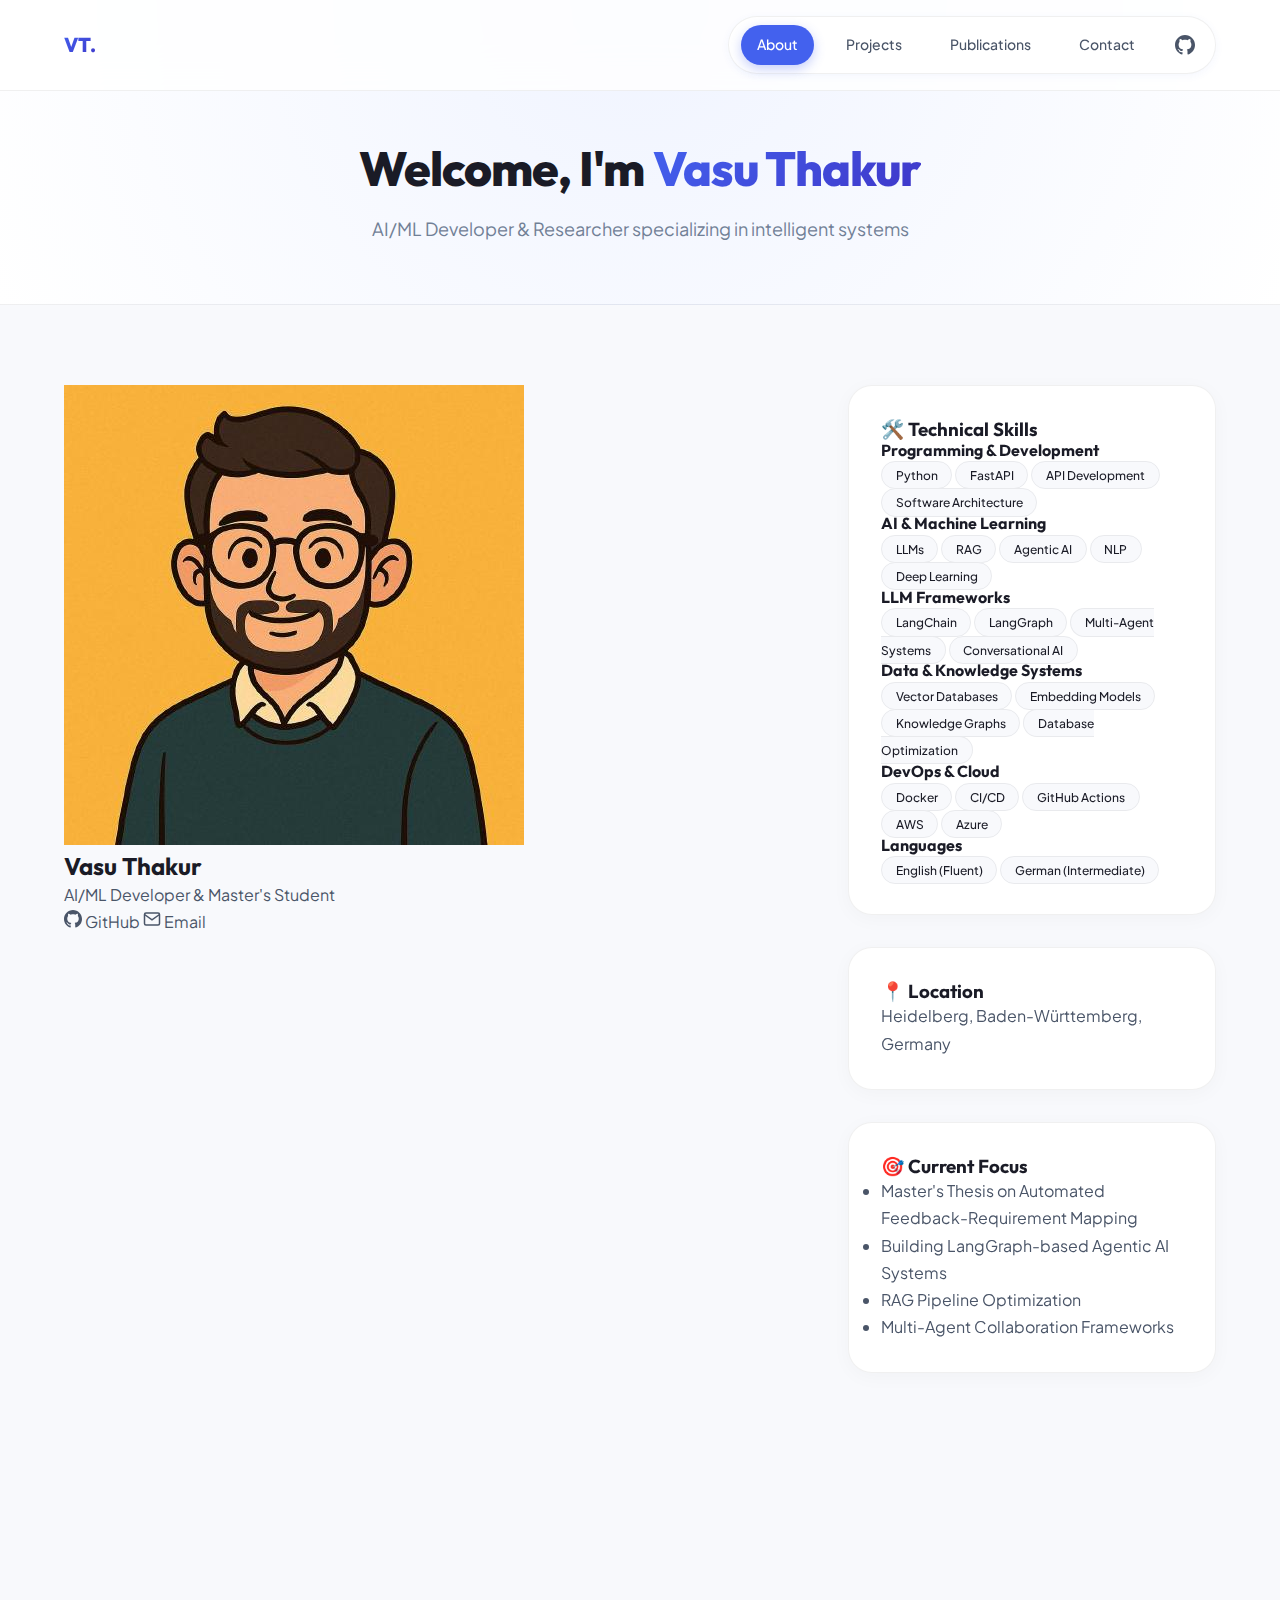
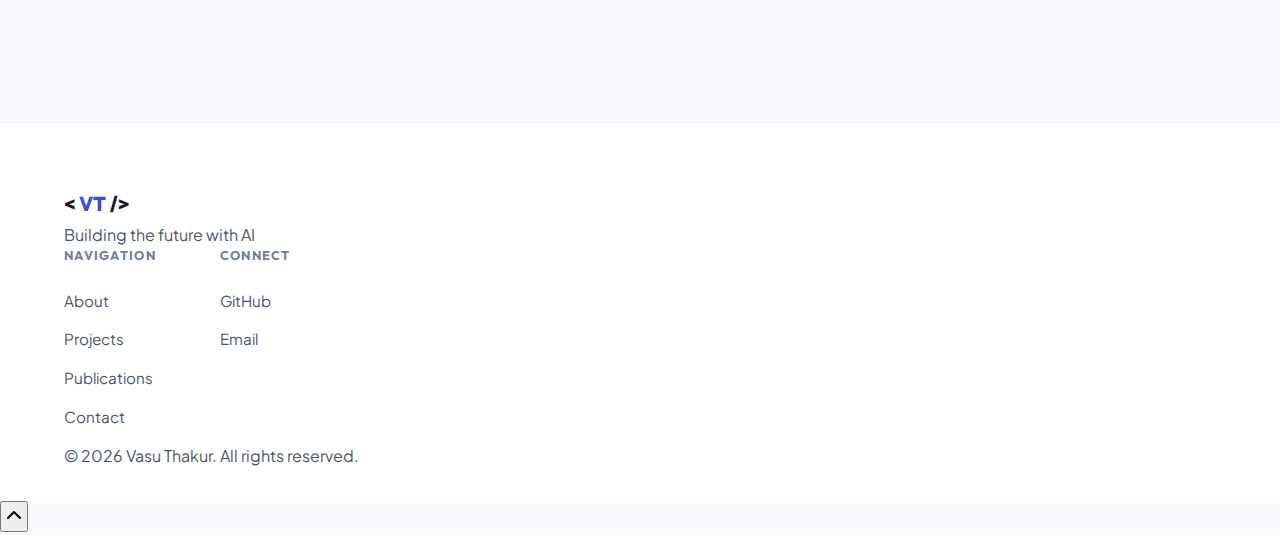
<file: index.html>
<!DOCTYPE html>
<html lang="en">

<head>
    <meta charset="UTF-8">
    <meta name="viewport" content="width=device-width, initial-scale=1.0">
    <title>About - Vasu Thakur</title>
    <meta name="description"
        content="Learn more about Vasu Thakur - Master's student in Data & Computer Science specializing in AI/ML and LLM-based applications">
    <link rel="stylesheet" href="styles.css">
    <link rel="preconnect" href="https://fonts.googleapis.com">
    <link rel="preconnect" href="https://fonts.gstatic.com" crossorigin>
    <link
        href="https://fonts.googleapis.com/css2?family=Outfit:wght@300;400;500;600;700;800&family=Plus+Jakarta+Sans:wght@400;500;600;700&display=swap"
        rel="stylesheet">
</head>

<body>
    <!-- Navigation -->
    <nav class="navbar">
        <div class="container">
            <div class="nav-content">
                <a href="index.html" class="logo">
                    <span class="logo-text">VT.</span>
                </a>
                <div class="nav-links">
                    <a href="index.html" class="nav-link active">About</a>
                    <a href="projects.html" class="nav-link">Projects</a>
                    <a href="publications.html" class="nav-link">Publications</a>
                    <a href="contact.html" class="nav-link">Contact</a>
                    <a href="https://github.com/vt0299" target="_blank" class="nav-link nav-link-github">
                        <svg width="20" height="20" viewBox="0 0 24 24" fill="currentColor">
                            <path
                                d="M12 0c-6.626 0-12 5.373-12 12 0 5.302 3.438 9.8 8.207 11.387.599.111.793-.261.793-.577v-2.234c-3.338.726-4.033-1.416-4.033-1.416-.546-1.387-1.333-1.756-1.333-1.756-1.089-.745.083-.729.083-.729 1.205.084 1.839 1.237 1.839 1.237 1.07 1.834 2.807 1.304 3.492.997.107-.775.418-1.305.762-1.604-2.665-.305-5.467-1.334-5.467-5.931 0-1.311.469-2.381 1.236-3.221-.124-.303-.535-1.524.117-3.176 0 0 1.008-.322 3.301 1.23.957-.266 1.983-.399 3.003-.404 1.02.005 2.047.138 3.006.404 2.291-1.552 3.297-1.23 3.297-1.23.653 1.653.242 2.874.118 3.176.77.84 1.235 1.911 1.235 3.221 0 4.609-2.807 5.624-5.479 5.921.43.372.823 1.102.823 2.222v3.293c0 .319.192.694.801.576 4.765-1.589 8.199-6.086 8.199-11.386 0-6.627-5.373-12-12-12z" />
                        </svg>
                    </a>
                </div>
            </div>
        </div>
    </nav>

    <!-- Page Header -->
    <section class="page-header">
        <div class="container">
            <h1 class="page-title">Welcome, I'm <span class="gradient-text">Vasu Thakur</span></h1>
            <p class="page-subtitle">AI/ML Developer & Researcher specializing in intelligent systems</p>
        </div>
    </section>

    <!-- About Content -->
    <section class="about-section">
        <div class="container">
            <div class="about-grid">
                <!-- Profile Column -->
                <div class="about-content">
                    <!-- Profile Image Section -->
                    <div class="profile-section">
                        <div class="profile-image-container">
                            <div class="profile-image-wrapper">
                                <img src="profile.png" alt="Vasu Thakur" class="profile-image">
                            </div>
                        </div>
                        <div class="profile-info">
                            <h2 class="profile-name">Vasu Thakur</h2>
                            <p class="profile-title">AI/ML Developer & Master's Student</p>
                            <div class="profile-links">
                                <a href="https://github.com/vt0299" target="_blank" class="profile-link">
                                    <svg width="18" height="18" viewBox="0 0 24 24" fill="currentColor">
                                        <path
                                            d="M12 0c-6.626 0-12 5.373-12 12 0 5.302 3.438 9.8 8.207 11.387.599.111.793-.261.793-.577v-2.234c-3.338.726-4.033-1.416-4.033-1.416-.546-1.387-1.333-1.756-1.333-1.756-1.089-.745.083-.729.083-.729 1.205.084 1.839 1.237 1.839 1.237 1.07 1.834 2.807 1.304 3.492.997.107-.775.418-1.305.762-1.604-2.665-.305-5.467-1.334-5.467-5.931 0-1.311.469-2.381 1.236-3.221-.124-.303-.535-1.524.117-3.176 0 0 1.008-.322 3.301 1.23.957-.266 1.983-.399 3.003-.404 1.02.005 2.047.138 3.006.404 2.291-1.552 3.297-1.23 3.297-1.23.653 1.653.242 2.874.118 3.176.77.84 1.235 1.911 1.235 3.221 0 4.609-2.807 5.624-5.479 5.921.43.372.823 1.102.823 2.222v3.293c0 .319.192.694.801.576 4.765-1.589 8.199-6.086 8.199-11.386 0-6.627-5.373-12-12-12z" />
                                    </svg>
                                    GitHub
                                </a>
                                <a href="mailto:vasuthhakur@gmail.com" class="profile-link">
                                    <svg width="18" height="18" viewBox="0 0 24 24" fill="none" stroke="currentColor"
                                        stroke-width="2">
                                        <path
                                            d="M4 4h16c1.1 0 2 .9 2 2v12c0 1.1-.9 2-2 2H4c-1.1 0-2-.9-2-2V6c0-1.1.9-2 2-2z">
                                        </path>
                                        <polyline points="22,6 12,13 2,6"></polyline>
                                    </svg>
                                    Email
                                </a>
                            </div>
                        </div>
                    </div>

                    <div class="about-card">
                        <h2 class="about-subtitle">👋 Introduction</h2>
                        <p>
                            I'm a Master's student in Data & Computer Science at Heidelberg University, specializing in
                            AI/ML
                            with a focus on building intelligent, agentic AI systems. My work centers around Large
                            Language Models (LLMs),
                            Retrieval-Augmented Generation (RAG) pipelines, and LLM agent frameworks.
                        </p>
                        <p>
                            I'm passionate about optimizing AI tools and enhancing knowledge-sharing workflows through
                            automation,
                            containerization, and scalable architecture design. My expertise spans from developing
                            conversational AI
                            chatbots to implementing sophisticated multi-agent systems.
                        </p>
                    </div>

                    <div class="about-card">
                        <h2 class="about-subtitle">🎓 Education</h2>
                        <div class="education-item">
                            <div class="education-header">
                                <h3>Master of Science - Data and Computer Science</h3>
                                <span class="education-date">Oct 2022 - Present</span>
                            </div>
                            <p class="education-school">Heidelberg University, Germany</p>
                            <p class="education-gpa">Cumulative GPA: 2.3</p>
                            <p class="education-courses">
                                <strong>Relevant Coursework:</strong> NLP with Transformers, Mining Massive Datasets,
                                Machine Learning Essentials
                            </p>
                        </div>
                        <div class="education-item">
                            <div class="education-header">
                                <h3>Bachelor of Technology - Computer Science and Engineering</h3>
                                <span class="education-date">Aug 2018 - Jun 2022</span>
                            </div>
                            <p class="education-school">Uttarakhand Technical University, India</p>
                            <p class="education-gpa">GPA: 1.6</p>
                            <p class="education-courses">
                                <strong>Relevant Coursework:</strong> Data Analytics, Machine Learning, Data Mining,
                                Artificial Intelligence, Computer Vision
                            </p>
                        </div>
                    </div>

                    <div class="about-card">
                        <h2 class="about-subtitle">💼 Work Experience</h2>
                        <div class="experience-item">
                            <div class="experience-header">
                                <h3>Student Assistant</h3>
                                <span class="experience-date">Feb 2025 - Present</span>
                            </div>
                            <p class="experience-company">Heidelberg University, Germany</p>
                            <ul class="experience-list">
                                <li>Designed and maintained a scalable automation framework for the Müsli
                                    lecture-management platform, reducing manual configuration steps by 70%</li>
                                <li>Automated database optimization workflows in MySQL, cutting query response times by
                                    40% and ensuring 99.5% uptime</li>
                                <li>Developed CI/CD pipelines using GitHub Actions and Docker, reducing release cycle
                                    from days to under one hour</li>
                                <li>Documented automation processes and delivered training sessions for 20+ staff and
                                    students</li>
                            </ul>
                        </div>
                        <div class="experience-item">
                            <div class="experience-header">
                                <h3>Tutor - Computer Graphics</h3>
                                <span class="experience-date">Apr 2024 - Sept 2024</span>
                            </div>
                            <p class="experience-company">Heidelberg University, Germany</p>
                            <ul class="experience-list">
                                <li>Automated grading and feedback workflows using Python scripts, increasing grading
                                    consistency by 95%</li>
                                <li>Translated manual tutorial preparations into structured templates and automated
                                    content generation flows</li>
                                <li>Collaborated with faculty to map content requirements into repeatable teaching
                                    automations, boosting tutorial attendance by 25%</li>
                            </ul>
                        </div>
                    </div>

                    <div class="about-card">
                        <h2 class="about-subtitle">🏆 Certifications</h2>
                        <div class="certification-item">
                            <div class="cert-icon">🎓</div>
                            <div class="cert-content">
                                <h4>Complete Agentic AI Bootcamp with LangGraph and Langchain</h4>
                                <p>Udemy, August 2025</p>
                            </div>
                        </div>
                    </div>
                </div>

                <!-- Skills Sidebar -->
                <div class="about-sidebar">
                    <div class="skills-card">
                        <h3 class="skills-title">🛠️ Technical Skills</h3>

                        <div class="skill-category">
                            <h4>Programming & Development</h4>
                            <div class="skill-tags">
                                <span class="skill-tag">Python</span>
                                <span class="skill-tag">FastAPI</span>
                                <span class="skill-tag">API Development</span>
                                <span class="skill-tag">Software Architecture</span>
                            </div>
                        </div>

                        <div class="skill-category">
                            <h4>AI & Machine Learning</h4>
                            <div class="skill-tags">
                                <span class="skill-tag">LLMs</span>
                                <span class="skill-tag">RAG</span>
                                <span class="skill-tag">Agentic AI</span>
                                <span class="skill-tag">NLP</span>
                                <span class="skill-tag">Deep Learning</span>
                            </div>
                        </div>

                        <div class="skill-category">
                            <h4>LLM Frameworks</h4>
                            <div class="skill-tags">
                                <span class="skill-tag">LangChain</span>
                                <span class="skill-tag">LangGraph</span>
                                <span class="skill-tag">Multi-Agent Systems</span>
                                <span class="skill-tag">Conversational AI</span>
                            </div>
                        </div>

                        <div class="skill-category">
                            <h4>Data & Knowledge Systems</h4>
                            <div class="skill-tags">
                                <span class="skill-tag">Vector Databases</span>
                                <span class="skill-tag">Embedding Models</span>
                                <span class="skill-tag">Knowledge Graphs</span>
                                <span class="skill-tag">Database Optimization</span>
                            </div>
                        </div>

                        <div class="skill-category">
                            <h4>DevOps & Cloud</h4>
                            <div class="skill-tags">
                                <span class="skill-tag">Docker</span>
                                <span class="skill-tag">CI/CD</span>
                                <span class="skill-tag">GitHub Actions</span>
                                <span class="skill-tag">AWS</span>
                                <span class="skill-tag">Azure</span>
                            </div>
                        </div>

                        <div class="skill-category">
                            <h4>Languages</h4>
                            <div class="skill-tags">
                                <span class="skill-tag">English (Fluent)</span>
                                <span class="skill-tag">German (Intermediate)</span>
                            </div>
                        </div>
                    </div>

                    <div class="info-card">
                        <h3 class="info-title">📍 Location</h3>
                        <p class="info-text">Heidelberg, Baden-Württemberg, Germany</p>
                    </div>

                    <div class="info-card">
                        <h3 class="info-title">🎯 Current Focus</h3>
                        <ul class="focus-list">
                            <li>Master's Thesis on Automated Feedback-Requirement Mapping</li>
                            <li>Building LangGraph-based Agentic AI Systems</li>
                            <li>RAG Pipeline Optimization</li>
                            <li>Multi-Agent Collaboration Frameworks</li>
                        </ul>
                    </div>
                </div>
            </div>
        </div>
    </section>

    <!-- Footer -->
    <footer class="footer">
        <div class="container">
            <div class="footer-content">
                <div class="footer-left">
                    <div class="logo">
                        <span class="logo-bracket">&lt;</span>
                        <span class="logo-text">VT</span>
                        <span class="logo-bracket">/&gt;</span>
                    </div>
                    <p class="footer-tagline">Building the future with AI</p>
                </div>
                <div class="footer-links">
                    <div class="footer-column">
                        <h4>Navigation</h4>
                        <a href="index.html">About</a>
                        <a href="projects.html">Projects</a>
                        <a href="publications.html">Publications</a>
                        <a href="contact.html">Contact</a>
                    </div>
                    <div class="footer-column">
                        <h4>Connect</h4>
                        <a href="https://github.com/vt0299" target="_blank">GitHub</a>
                        <a href="mailto:vasuthhakur@gmail.com">Email</a>
                    </div>
                </div>
            </div>
            <div class="footer-bottom">
                <p>&copy; 2025 Vasu Thakur. All rights reserved.</p>
            </div>
        </div>
    </footer>

    <!-- Back to Top Button -->
    <button id="backToTop" class="back-to-top" aria-label="Back to Top">
        <svg width="24" height="24" viewBox="0 0 24 24" fill="none" stroke="currentColor" stroke-width="2"
            stroke-linecap="round" stroke-linejoin="round">
            <path d="M18 15l-6-6-6 6" />
        </svg>
    </button>

    <script src="script.js"></script>
</body>

</html>
</file>
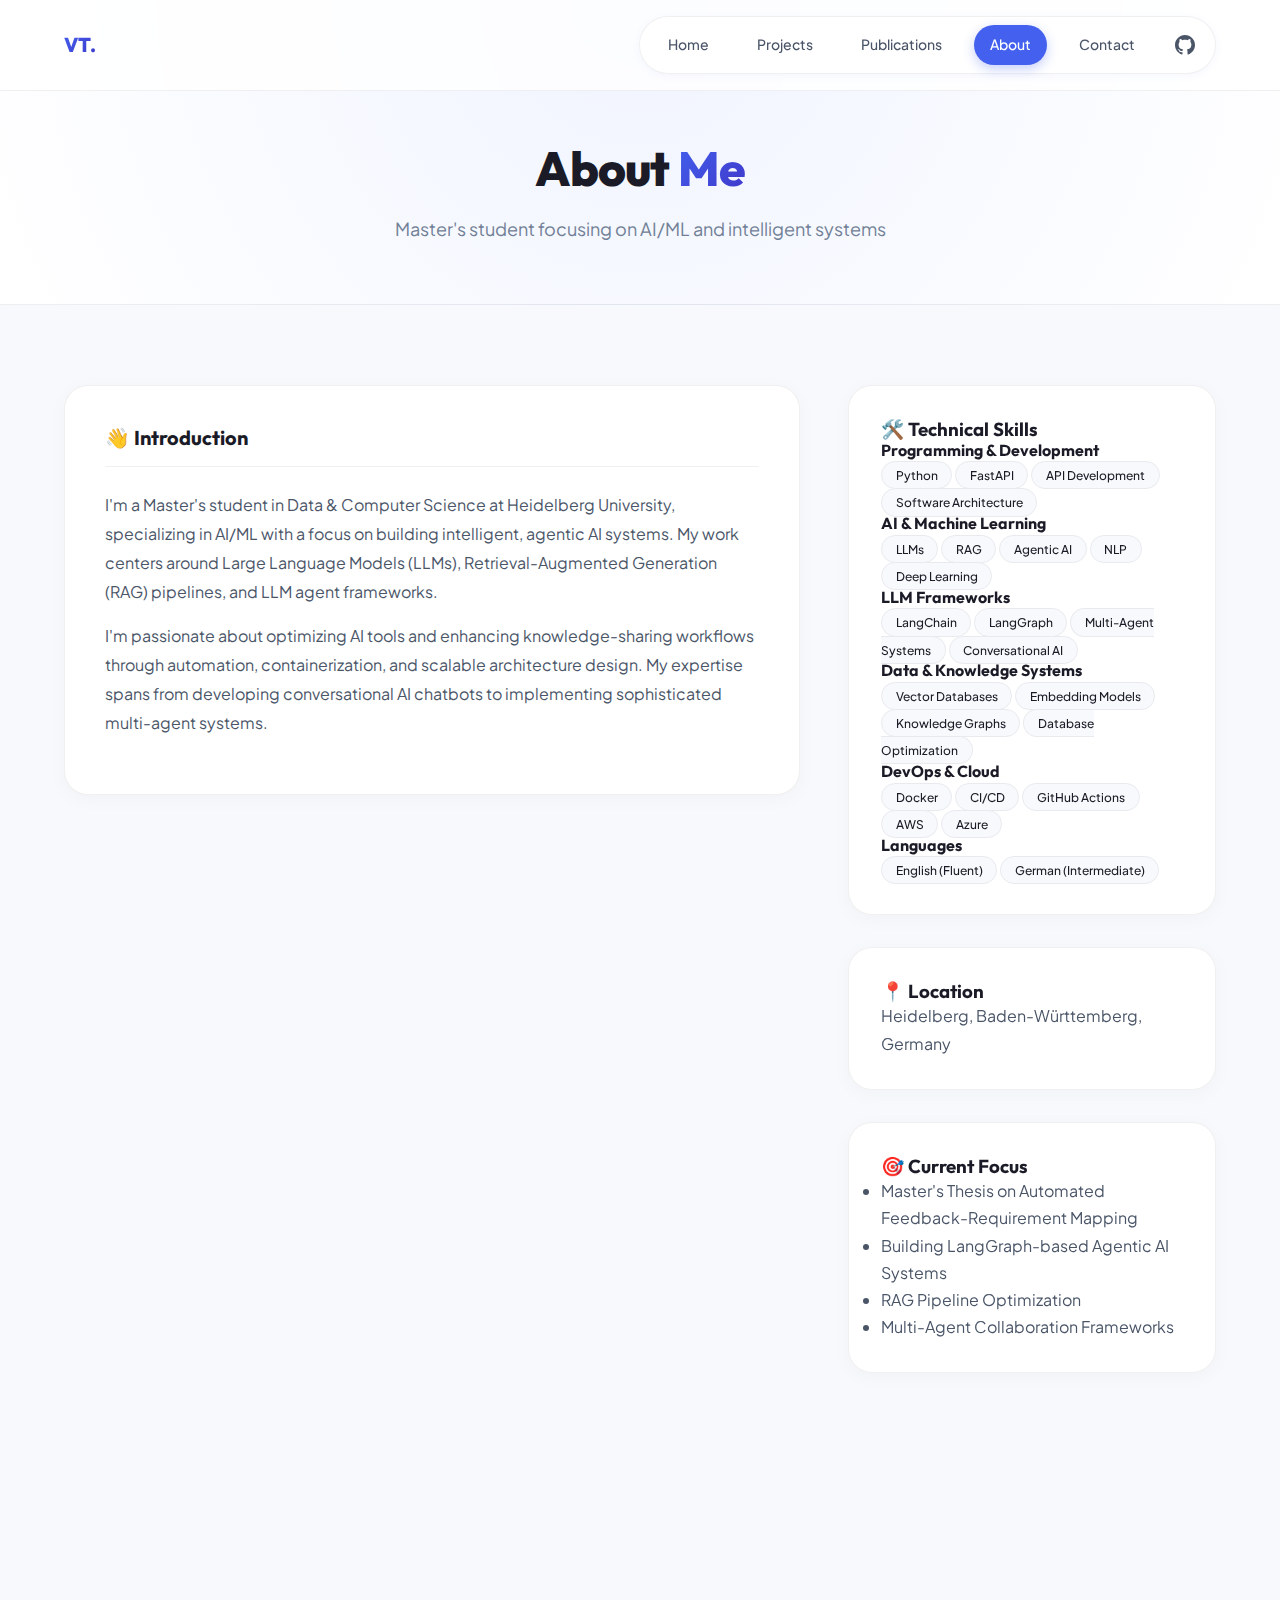
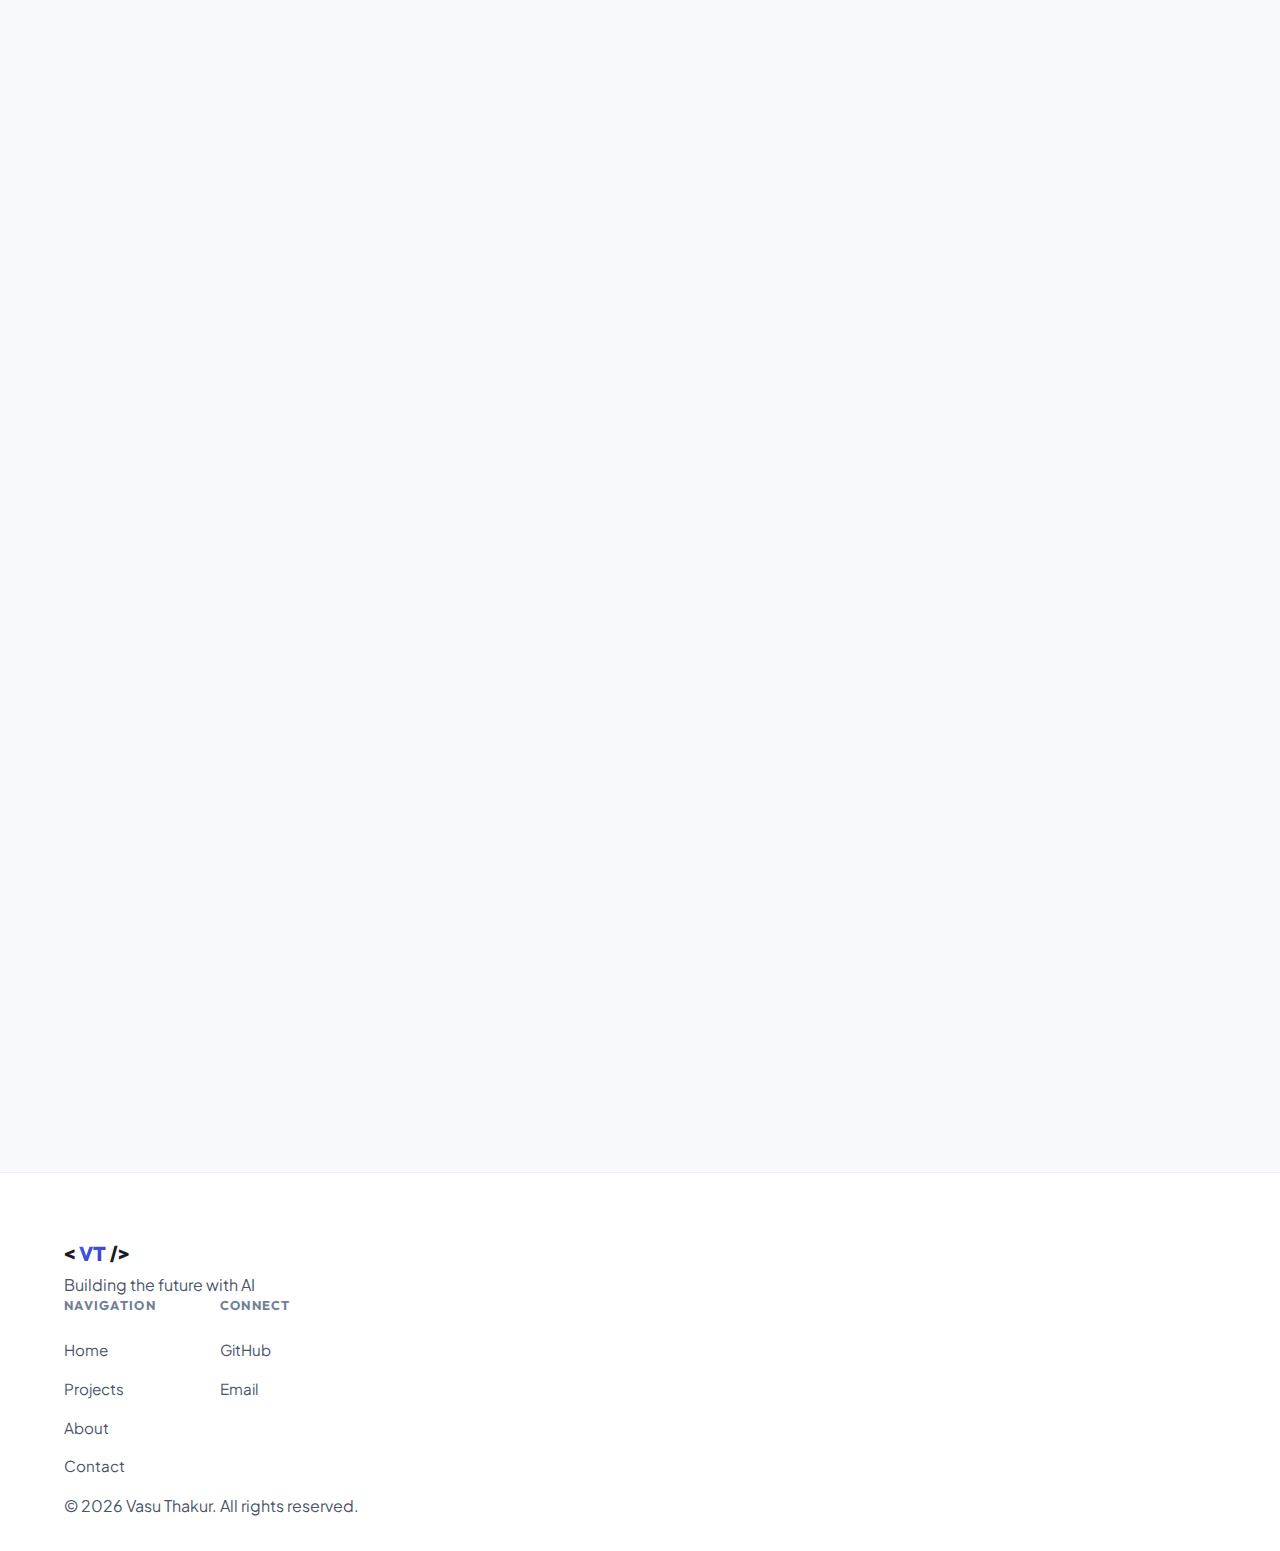
<file: about.html>
<!DOCTYPE html>
<html lang="en">

<head>
    <meta charset="UTF-8">
    <meta name="viewport" content="width=device-width, initial-scale=1.0">
    <title>About - Vasu Thakur</title>
    <meta name="description"
        content="Learn more about Vasu Thakur - Master's student in Data & Computer Science specializing in AI/ML and LLM-based applications">
    <link rel="stylesheet" href="styles.css">
    <link rel="preconnect" href="https://fonts.googleapis.com">
    <link rel="preconnect" href="https://fonts.gstatic.com" crossorigin>
    <link
        href="https://fonts.googleapis.com/css2?family=Outfit:wght@300;400;500;600;700;800&family=Plus+Jakarta+Sans:wght@400;500;600;700&display=swap"
        rel="stylesheet">
</head>

<body>
    <!-- Navigation -->
    <nav class="navbar">
        <div class="container">
            <div class="nav-content">
                <a href="index.html" class="logo">
                    <span class="logo-text">VT.</span>
                </a>
                <div class="nav-links">
                    <a href="index.html" class="nav-link">Home</a>
                    <a href="projects.html" class="nav-link">Projects</a>
                    <a href="publications.html" class="nav-link">Publications</a>
                    <a href="about.html" class="nav-link active">About</a>
                    <a href="contact.html" class="nav-link">Contact</a>
                    <a href="https://github.com/vt0299" target="_blank" class="nav-link nav-link-github">
                        <svg width="20" height="20" viewBox="0 0 24 24" fill="currentColor">
                            <path
                                d="M12 0c-6.626 0-12 5.373-12 12 0 5.302 3.438 9.8 8.207 11.387.599.111.793-.261.793-.577v-2.234c-3.338.726-4.033-1.416-4.033-1.416-.546-1.387-1.333-1.756-1.333-1.756-1.089-.745.083-.729.083-.729 1.205.084 1.839 1.237 1.839 1.237 1.07 1.834 2.807 1.304 3.492.997.107-.775.418-1.305.762-1.604-2.665-.305-5.467-1.334-5.467-5.931 0-1.311.469-2.381 1.236-3.221-.124-.303-.535-1.524.117-3.176 0 0 1.008-.322 3.301 1.23.957-.266 1.983-.399 3.003-.404 1.02.005 2.047.138 3.006.404 2.291-1.552 3.297-1.23 3.297-1.23.653 1.653.242 2.874.118 3.176.77.84 1.235 1.911 1.235 3.221 0 4.609-2.807 5.624-5.479 5.921.43.372.823 1.102.823 2.222v3.293c0 .319.192.694.801.576 4.765-1.589 8.199-6.086 8.199-11.386 0-6.627-5.373-12-12-12z" />
                        </svg>
                    </a>
                </div>
            </div>
        </div>
    </nav>

    <!-- Page Header -->
    <section class="page-header">
        <div class="container">
            <h1 class="page-title">About <span class="gradient-text">Me</span></h1>
            <p class="page-subtitle">Master's student focusing on AI/ML and intelligent systems</p>
        </div>
    </section>

    <!-- About Content -->
    <section class="about-section">
        <div class="container">
            <div class="about-grid">
                <!-- Profile Column -->
                <div class="about-content">
                    <div class="about-card">
                        <h2 class="about-subtitle">👋 Introduction</h2>
                        <p>
                            I'm a Master's student in Data & Computer Science at Heidelberg University, specializing in
                            AI/ML
                            with a focus on building intelligent, agentic AI systems. My work centers around Large
                            Language Models (LLMs),
                            Retrieval-Augmented Generation (RAG) pipelines, and LLM agent frameworks.
                        </p>
                        <p>
                            I'm passionate about optimizing AI tools and enhancing knowledge-sharing workflows through
                            automation,
                            containerization, and scalable architecture design. My expertise spans from developing
                            conversational AI
                            chatbots to implementing sophisticated multi-agent systems.
                        </p>
                    </div>

                    <div class="about-card">
                        <h2 class="about-subtitle">🎓 Education</h2>
                        <div class="education-item">
                            <div class="education-header">
                                <h3>Master of Science - Data and Computer Science</h3>
                                <span class="education-date">Oct 2022 - Present</span>
                            </div>
                            <p class="education-school">Heidelberg University, Germany</p>
                            <p class="education-gpa">Cumulative GPA: 2.3</p>
                            <p class="education-courses">
                                <strong>Relevant Coursework:</strong> NLP with Transformers, Mining Massive Datasets,
                                Machine Learning Essentials
                            </p>
                        </div>
                        <div class="education-item">
                            <div class="education-header">
                                <h3>Bachelor of Technology - Computer Science and Engineering</h3>
                                <span class="education-date">Aug 2018 - Jun 2022</span>
                            </div>
                            <p class="education-school">Uttarakhand Technical University, India</p>
                            <p class="education-gpa">GPA: 1.6</p>
                            <p class="education-courses">
                                <strong>Relevant Coursework:</strong> Data Analytics, Machine Learning, Data Mining,
                                Artificial Intelligence, Computer Vision
                            </p>
                        </div>
                    </div>

                    <div class="about-card">
                        <h2 class="about-subtitle">💼 Work Experience</h2>
                        <div class="experience-item">
                            <div class="experience-header">
                                <h3>Student Assistant</h3>
                                <span class="experience-date">Feb 2025 - Present</span>
                            </div>
                            <p class="experience-company">Heidelberg University, Germany</p>
                            <ul class="experience-list">
                                <li>Designed and maintained a scalable automation framework for the Müsli
                                    lecture-management platform, reducing manual configuration steps by 70%</li>
                                <li>Automated database optimization workflows in MySQL, cutting query response times by
                                    40% and ensuring 99.5% uptime</li>
                                <li>Developed CI/CD pipelines using GitHub Actions and Docker, reducing release cycle
                                    from days to under one hour</li>
                                <li>Documented automation processes and delivered training sessions for 20+ staff and
                                    students</li>
                            </ul>
                        </div>
                        <div class="experience-item">
                            <div class="experience-header">
                                <h3>Tutor - Computer Graphics</h3>
                                <span class="experience-date">Apr 2024 - Sept 2024</span>
                            </div>
                            <p class="experience-company">Heidelberg University, Germany</p>
                            <ul class="experience-list">
                                <li>Automated grading and feedback workflows using Python scripts, increasing grading
                                    consistency by 95%</li>
                                <li>Translated manual tutorial preparations into structured templates and automated
                                    content generation flows</li>
                                <li>Collaborated with faculty to map content requirements into repeatable teaching
                                    automations, boosting tutorial attendance by 25%</li>
                            </ul>
                        </div>
                    </div>

                    <div class="about-card">
                        <h2 class="about-subtitle">🏆 Certifications</h2>
                        <div class="certification-item">
                            <div class="cert-icon">🎓</div>
                            <div class="cert-content">
                                <h4>Complete Agentic AI Bootcamp with LangGraph and Langchain</h4>
                                <p>Udemy, August 2025</p>
                            </div>
                        </div>
                    </div>
                </div>

                <!-- Skills Sidebar -->
                <div class="about-sidebar">
                    <div class="skills-card">
                        <h3 class="skills-title">🛠️ Technical Skills</h3>

                        <div class="skill-category">
                            <h4>Programming & Development</h4>
                            <div class="skill-tags">
                                <span class="skill-tag">Python</span>
                                <span class="skill-tag">FastAPI</span>
                                <span class="skill-tag">API Development</span>
                                <span class="skill-tag">Software Architecture</span>
                            </div>
                        </div>

                        <div class="skill-category">
                            <h4>AI & Machine Learning</h4>
                            <div class="skill-tags">
                                <span class="skill-tag">LLMs</span>
                                <span class="skill-tag">RAG</span>
                                <span class="skill-tag">Agentic AI</span>
                                <span class="skill-tag">NLP</span>
                                <span class="skill-tag">Deep Learning</span>
                            </div>
                        </div>

                        <div class="skill-category">
                            <h4>LLM Frameworks</h4>
                            <div class="skill-tags">
                                <span class="skill-tag">LangChain</span>
                                <span class="skill-tag">LangGraph</span>
                                <span class="skill-tag">Multi-Agent Systems</span>
                                <span class="skill-tag">Conversational AI</span>
                            </div>
                        </div>

                        <div class="skill-category">
                            <h4>Data & Knowledge Systems</h4>
                            <div class="skill-tags">
                                <span class="skill-tag">Vector Databases</span>
                                <span class="skill-tag">Embedding Models</span>
                                <span class="skill-tag">Knowledge Graphs</span>
                                <span class="skill-tag">Database Optimization</span>
                            </div>
                        </div>

                        <div class="skill-category">
                            <h4>DevOps & Cloud</h4>
                            <div class="skill-tags">
                                <span class="skill-tag">Docker</span>
                                <span class="skill-tag">CI/CD</span>
                                <span class="skill-tag">GitHub Actions</span>
                                <span class="skill-tag">AWS</span>
                                <span class="skill-tag">Azure</span>
                            </div>
                        </div>

                        <div class="skill-category">
                            <h4>Languages</h4>
                            <div class="skill-tags">
                                <span class="skill-tag">English (Fluent)</span>
                                <span class="skill-tag">German (Intermediate)</span>
                            </div>
                        </div>
                    </div>

                    <div class="info-card">
                        <h3 class="info-title">📍 Location</h3>
                        <p class="info-text">Heidelberg, Baden-Württemberg, Germany</p>
                    </div>

                    <div class="info-card">
                        <h3 class="info-title">🎯 Current Focus</h3>
                        <ul class="focus-list">
                            <li>Master's Thesis on Automated Feedback-Requirement Mapping</li>
                            <li>Building LangGraph-based Agentic AI Systems</li>
                            <li>RAG Pipeline Optimization</li>
                            <li>Multi-Agent Collaboration Frameworks</li>
                        </ul>
                    </div>
                </div>
            </div>
        </div>
    </section>

    <!-- Footer -->
    <footer class="footer">
        <div class="container">
            <div class="footer-content">
                <div class="footer-left">
                    <div class="logo">
                        <span class="logo-bracket">&lt;</span>
                        <span class="logo-text">VT</span>
                        <span class="logo-bracket">/&gt;</span>
                    </div>
                    <p class="footer-tagline">Building the future with AI</p>
                </div>
                <div class="footer-links">
                    <div class="footer-column">
                        <h4>Navigation</h4>
                        <a href="index.html">Home</a>
                        <a href="projects.html">Projects</a>
                        <a href="about.html">About</a>
                        <a href="contact.html">Contact</a>
                    </div>
                    <div class="footer-column">
                        <h4>Connect</h4>
                        <a href="https://github.com/vt0299" target="_blank">GitHub</a>
                        <a href="mailto:vasuthhakur@gmail.com">Email</a>
                    </div>
                </div>
            </div>
            <div class="footer-bottom">
                <p>&copy; 2025 Vasu Thakur. All rights reserved.</p>
            </div>
        </div>
    </footer>

    <script src="script.js"></script>
</body>

</html>
</file>
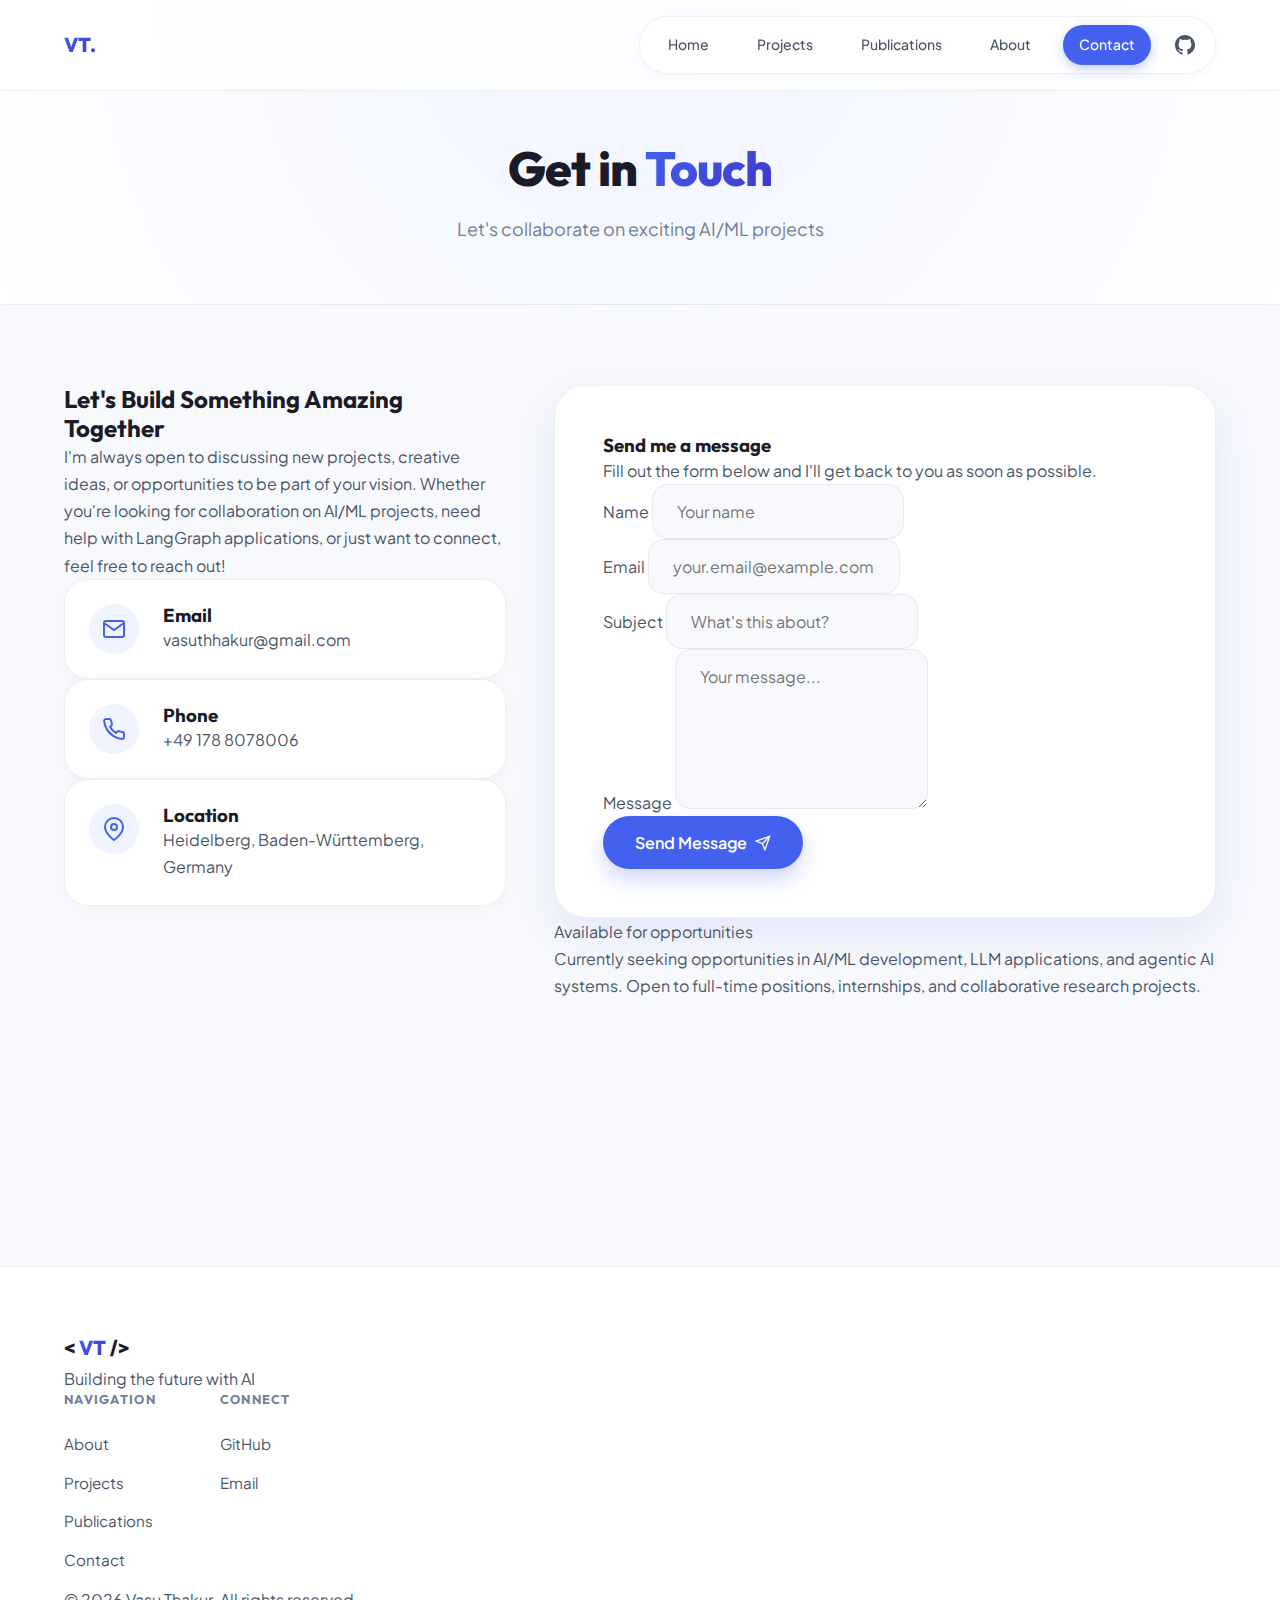
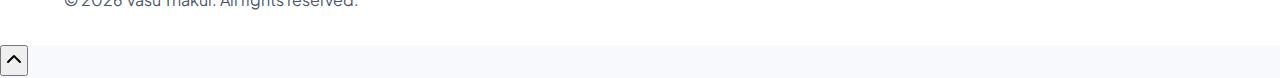
<file: contact.html>
<!DOCTYPE html>
<html lang="en">

<head>
    <meta charset="UTF-8">
    <meta name="viewport" content="width=device-width, initial-scale=1.0">
    <title>Contact - Vasu Thakur</title>
    <meta name="description"
        content="Get in touch with Vasu Thakur for AI/ML collaborations, projects, or opportunities">
    <link rel="stylesheet" href="styles.css">
    <link rel="preconnect" href="https://fonts.googleapis.com">
    <link rel="preconnect" href="https://fonts.gstatic.com" crossorigin>
    <link
        href="https://fonts.googleapis.com/css2?family=Outfit:wght@300;400;500;600;700;800&family=Plus+Jakarta+Sans:wght@400;500;600;700&display=swap"
        rel="stylesheet">
</head>

<body>
    <!-- Navigation -->
    <nav class="navbar">
        <div class="container">
            <div class="nav-content">
                <a href="index.html" class="logo">
                    <span class="logo-text">VT.</span>
                </a>
                <div class="nav-links">
                    <a href="index.html" class="nav-link">Home</a>
                    <a href="projects.html" class="nav-link">Projects</a>
                    <a href="publications.html" class="nav-link">Publications</a>
                    <a href="about.html" class="nav-link">About</a>
                    <a href="contact.html" class="nav-link active">Contact</a>
                    <a href="https://github.com/vt0299" target="_blank" class="nav-link nav-link-github">
                        <svg width="20" height="20" viewBox="0 0 24 24" fill="currentColor">
                            <path
                                d="M12 0c-6.626 0-12 5.373-12 12 0 5.302 3.438 9.8 8.207 11.387.599.111.793-.261.793-.577v-2.234c-3.338.726-4.033-1.416-4.033-1.416-.546-1.387-1.333-1.756-1.333-1.756-1.089-.745.083-.729.083-.729 1.205.084 1.839 1.237 1.839 1.237 1.07 1.834 2.807 1.304 3.492.997.107-.775.418-1.305.762-1.604-2.665-.305-5.467-1.334-5.467-5.931 0-1.311.469-2.381 1.236-3.221-.124-.303-.535-1.524.117-3.176 0 0 1.008-.322 3.301 1.23.957-.266 1.983-.399 3.003-.404 1.02.005 2.047.138 3.006.404 2.291-1.552 3.297-1.23 3.297-1.23.653 1.653.242 2.874.118 3.176.77.84 1.235 1.911 1.235 3.221 0 4.609-2.807 5.624-5.479 5.921.43.372.823 1.102.823 2.222v3.293c0 .319.192.694.801.576 4.765-1.589 8.199-6.086 8.199-11.386 0-6.627-5.373-12-12-12z" />
                        </svg>
                    </a>
                </div>
            </div>
        </div>
    </nav>

    <!-- Page Header -->
    <section class="page-header">
        <div class="container">
            <h1 class="page-title">Get in <span class="gradient-text">Touch</span></h1>
            <p class="page-subtitle">Let's collaborate on exciting AI/ML projects</p>
        </div>
    </section>

    <!-- Contact Section -->
    <section class="contact-section">
        <div class="container">
            <div class="contact-grid">
                <!-- Contact Info -->
                <div class="contact-info">
                    <div class="contact-intro">
                        <h2>Let's Build Something Amazing Together</h2>
                        <p>
                            I'm always open to discussing new projects, creative ideas, or opportunities to be part of
                            your vision. Whether you're looking for collaboration on AI/ML projects, need help with
                            LangGraph applications, or just want to connect, feel free to reach out!
                        </p>
                    </div>

                    <div class="contact-cards">
                        <div class="contact-card">
                            <div class="contact-icon">
                                <svg width="24" height="24" viewBox="0 0 24 24" fill="none" stroke="currentColor"
                                    stroke-width="2">
                                    <path
                                        d="M4 4h16c1.1 0 2 .9 2 2v12c0 1.1-.9 2-2 2H4c-1.1 0-2-.9-2-2V6c0-1.1.9-2 2-2z" />
                                    <polyline points="22,6 12,13 2,6" />
                                </svg>
                            </div>
                            <div class="contact-details">
                                <h3>Email</h3>
                                <a href="mailto:vasuthhakur@gmail.com" class="contact-link">vasuthhakur@gmail.com</a>
                            </div>
                        </div>

                        <div class="contact-card">
                            <div class="contact-icon">
                                <svg width="24" height="24" viewBox="0 0 24 24" fill="none" stroke="currentColor"
                                    stroke-width="2">
                                    <path
                                        d="M22 16.92v3a2 2 0 0 1-2.18 2 19.79 19.79 0 0 1-8.63-3.07 19.5 19.5 0 0 1-6-6 19.79 19.79 0 0 1-3.07-8.67A2 2 0 0 1 4.11 2h3a2 2 0 0 1 2 1.72 12.84 12.84 0 0 0 .7 2.81 2 2 0 0 1-.45 2.11L8.09 9.91a16 16 0 0 0 6 6l1.27-1.27a2 2 0 0 1 2.11-.45 12.84 12.84 0 0 0 2.81.7A2 2 0 0 1 22 16.92z" />
                                </svg>
                            </div>
                            <div class="contact-details">
                                <h3>Phone</h3>
                                <a href="tel:+491788078006" class="contact-link">+49 178 8078006</a>
                            </div>
                        </div>

                        <div class="contact-card">
                            <div class="contact-icon">
                                <svg width="24" height="24" viewBox="0 0 24 24" fill="none" stroke="currentColor"
                                    stroke-width="2">
                                    <path d="M21 10c0 7-9 13-9 13s-9-6-9-13a9 9 0 0 1 18 0z" />
                                    <circle cx="12" cy="10" r="3" />
                                </svg>
                            </div>
                            <div class="contact-details">
                                <h3>Location</h3>
                                <p class="contact-text">Heidelberg, Baden-Württemberg, Germany</p>
                            </div>
                        </div>

                        <div class="contact-card">
                            <div class="contact-icon">
                                <svg width="24" height="24" viewBox="0 0 24 24" fill="currentColor">
                                    <path
                                        d="M12 0c-6.626 0-12 5.373-12 12 0 5.302 3.438 9.8 8.207 11.387.599.111.793-.261.793-.577v-2.234c-3.338.726-4.033-1.416-4.033-1.416-.546-1.387-1.333-1.756-1.333-1.756-1.089-.745.083-.729.083-.729 1.205.084 1.839 1.237 1.839 1.237 1.07 1.834 2.807 1.304 3.492.997.107-.775.418-1.305.762-1.604-2.665-.305-5.467-1.334-5.467-5.931 0-1.311.469-2.381 1.236-3.221-.124-.303-.535-1.524.117-3.176 0 0 1.008-.322 3.301 1.23.957-.266 1.983-.399 3.003-.404 1.02.005 2.047.138 3.006.404 2.291-1.552 3.297-1.23 3.297-1.23.653 1.653.242 2.874.118 3.176.77.84 1.235 1.911 1.235 3.221 0 4.609-2.807 5.624-5.479 5.921.43.372.823 1.102.823 2.222v3.293c0 .319.192.694.801.576 4.765-1.589 8.199-6.086 8.199-11.386 0-6.627-5.373-12-12-12z" />
                                </svg>
                            </div>
                            <div class="contact-details">
                                <h3>GitHub</h3>
                                <a href="https://github.com/vt0299" target="_blank"
                                    class="contact-link">github.com/vt0299</a>
                            </div>
                        </div>

                        <div class="contact-card">
                            <div class="contact-icon">
                                <svg width="24" height="24" viewBox="0 0 24 24" fill="currentColor">
                                    <path
                                        d="M20.447 20.452h-3.554v-5.569c0-1.328-.027-3.037-1.852-3.037-1.853 0-2.136 1.445-2.136 2.939v5.667H9.351V9h3.414v1.561h.046c.477-.9 1.637-1.85 3.37-1.85 3.601 0 4.267 2.37 4.267 5.455v6.286zM5.337 7.433c-1.144 0-2.063-.926-2.063-2.065 0-1.138.92-2.063 2.063-2.063 1.14 0 2.064.925 2.064 2.063 0 1.139-.925 2.065-2.064 2.065zm1.782 13.019H3.555V9h3.564v11.452zM22.225 0H1.771C.792 0 0 .774 0 1.729v20.542C0 23.227.792 24 1.771 24h20.451C23.2 24 24 23.227 24 22.271V1.729C24 .774 23.2 0 22.222 0h.003z" />
                                </svg>
                            </div>
                            <div class="contact-details">
                                <h3>LinkedIn</h3>
                                <a href="https://linkedin.com/in/vasu-thakur-05bb62170" target="_blank"
                                    class="contact-link">linkedin.com/in/vasu-thakur-05bb62170</a>
                            </div>
                        </div>
                    </div>
                </div>

                <!-- Contact Form -->
                <div class="contact-form-wrapper">
                    <div class="form-card">
                        <h3>Send me a message</h3>
                        <p class="form-description">Fill out the form below and I'll get back to you as soon as
                            possible.</p>

                        <form id="contactForm" class="contact-form">
                            <div class="form-group">
                                <label for="name">Name</label>
                                <input type="text" id="name" name="name" placeholder="Your name" required>
                            </div>

                            <div class="form-group">
                                <label for="email">Email</label>
                                <input type="email" id="email" name="email" placeholder="your.email@example.com"
                                    required>
                            </div>

                            <div class="form-group">
                                <label for="subject">Subject</label>
                                <input type="text" id="subject" name="subject" placeholder="What's this about?"
                                    required>
                            </div>

                            <div class="form-group">
                                <label for="message">Message</label>
                                <textarea id="message" name="message" rows="6" placeholder="Your message..."
                                    required></textarea>
                            </div>

                            <button type="submit" class="btn btn-primary btn-submit">
                                Send Message
                                <svg width="16" height="16" viewBox="0 0 24 24" fill="none" stroke="currentColor"
                                    stroke-width="2">
                                    <line x1="22" y1="2" x2="11" y2="13" />
                                    <polygon points="22 2 15 22 11 13 2 9 22 2" />
                                </svg>
                            </button>
                        </form>

                        <div id="formMessage" class="form-message"></div>
                    </div>

                    <div class="availability-card">
                        <div class="availability-status">
                            <span class="status-dot"></span>
                            <span>Available for opportunities</span>
                        </div>
                        <p>
                            Currently seeking opportunities in AI/ML development, LLM applications, and agentic AI
                            systems.
                            Open to full-time positions, internships, and collaborative research projects.
                        </p>
                    </div>
                </div>
            </div>
        </div>
    </section>

    <!-- Footer -->
    <footer class="footer">
        <div class="container">
            <div class="footer-content">
                <div class="footer-left">
                    <div class="logo">
                        <span class="logo-bracket">&lt;</span>
                        <span class="logo-text">VT</span>
                        <span class="logo-bracket">/&gt;</span>
                    </div>
                    <p class="footer-tagline">Building the future with AI</p>
                </div>
                <div class="footer-links">
                    <div class="footer-column">
                        <h4>Navigation</h4>
                        <a href="index.html">About</a>
                        <a href="projects.html">Projects</a>
                        <a href="publications.html">Publications</a>
                        <a href="contact.html">Contact</a>
                    </div>
                    <div class="footer-column">
                        <h4>Connect</h4>
                        <a href="https://github.com/vt0299" target="_blank">GitHub</a>
                        <a href="mailto:vasuthhakur@gmail.com">Email</a>
                    </div>
                </div>
            </div>
            <div class="footer-bottom">
                <p>&copy; 2025 Vasu Thakur. All rights reserved.</p>
            </div>
        </div>
    </footer>

    <!-- Back to Top Button -->
    <button id="backToTop" class="back-to-top" aria-label="Back to Top">
        <svg width="24" height="24" viewBox="0 0 24 24" fill="none" stroke="currentColor" stroke-width="2"
            stroke-linecap="round" stroke-linejoin="round">
            <path d="M18 15l-6-6-6 6" />
        </svg>
    </button>

    <script src="script.js"></script>
</body>

</html>
</file>
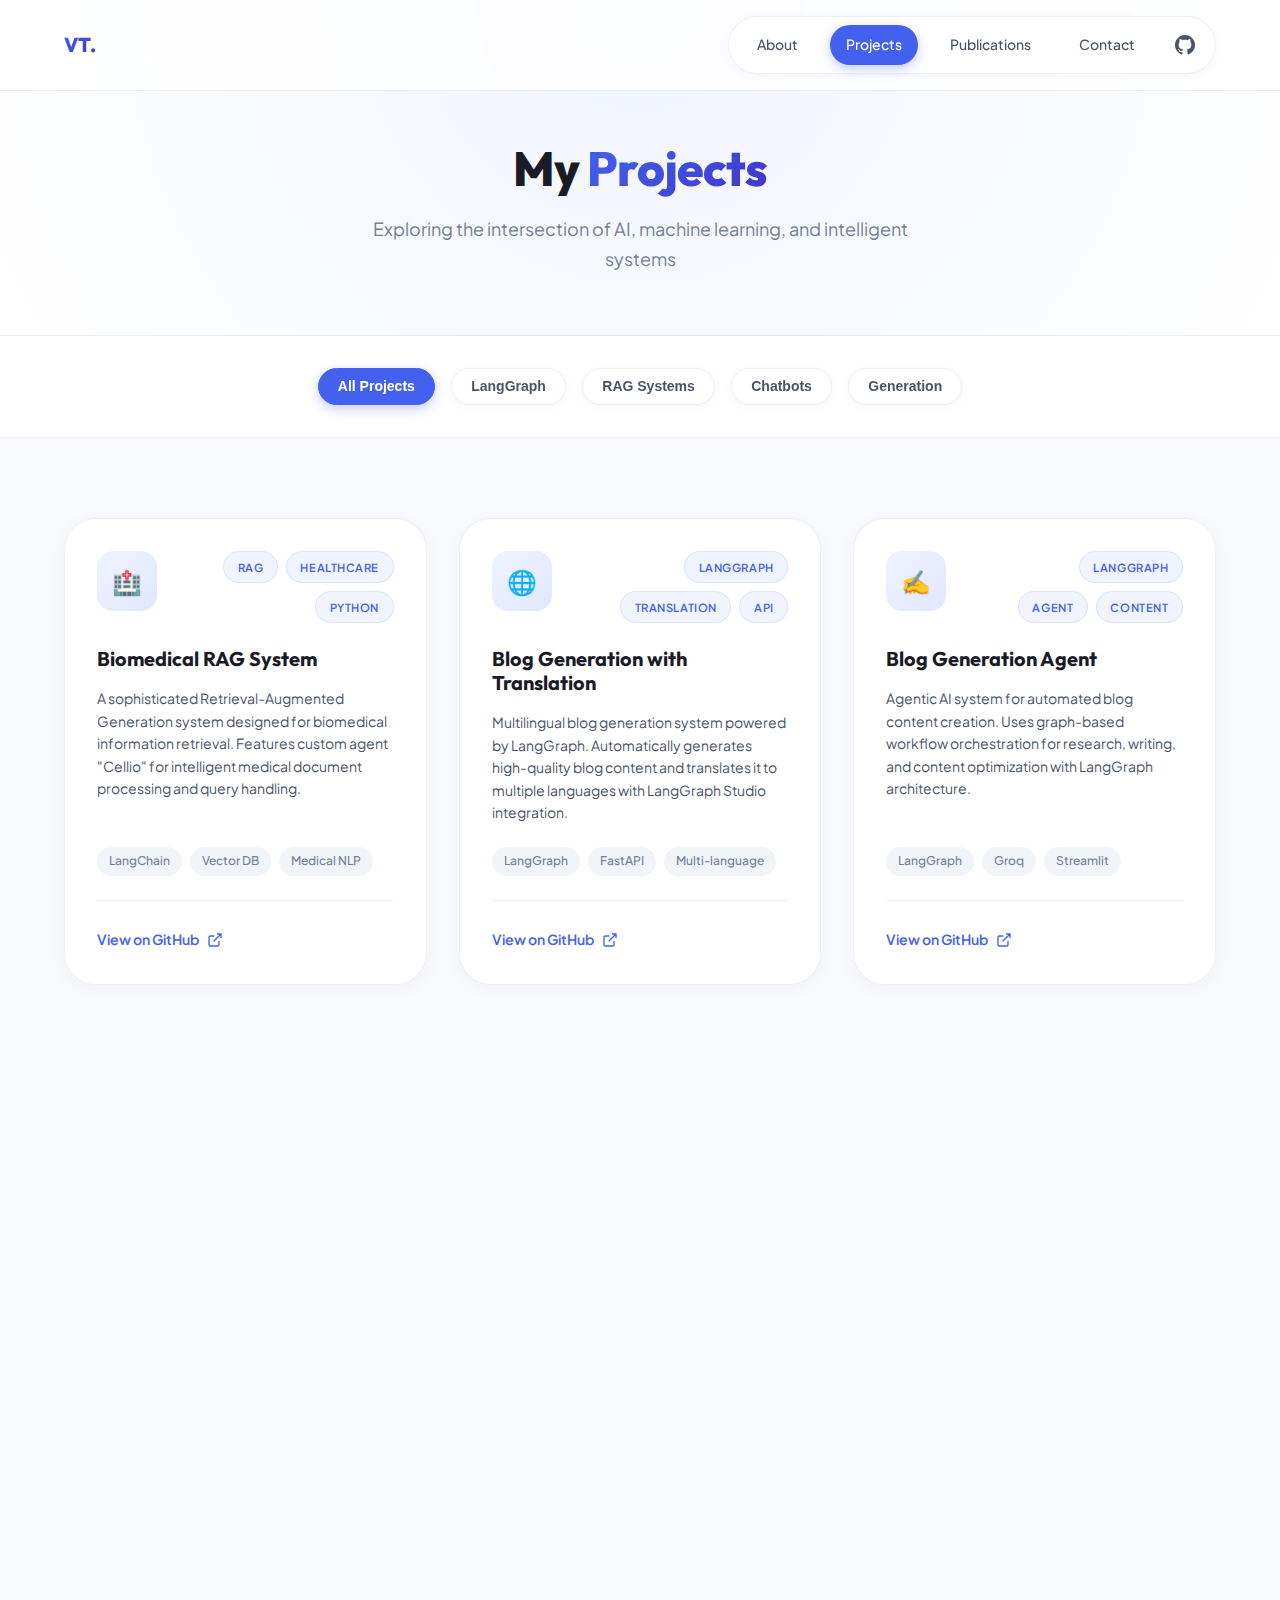
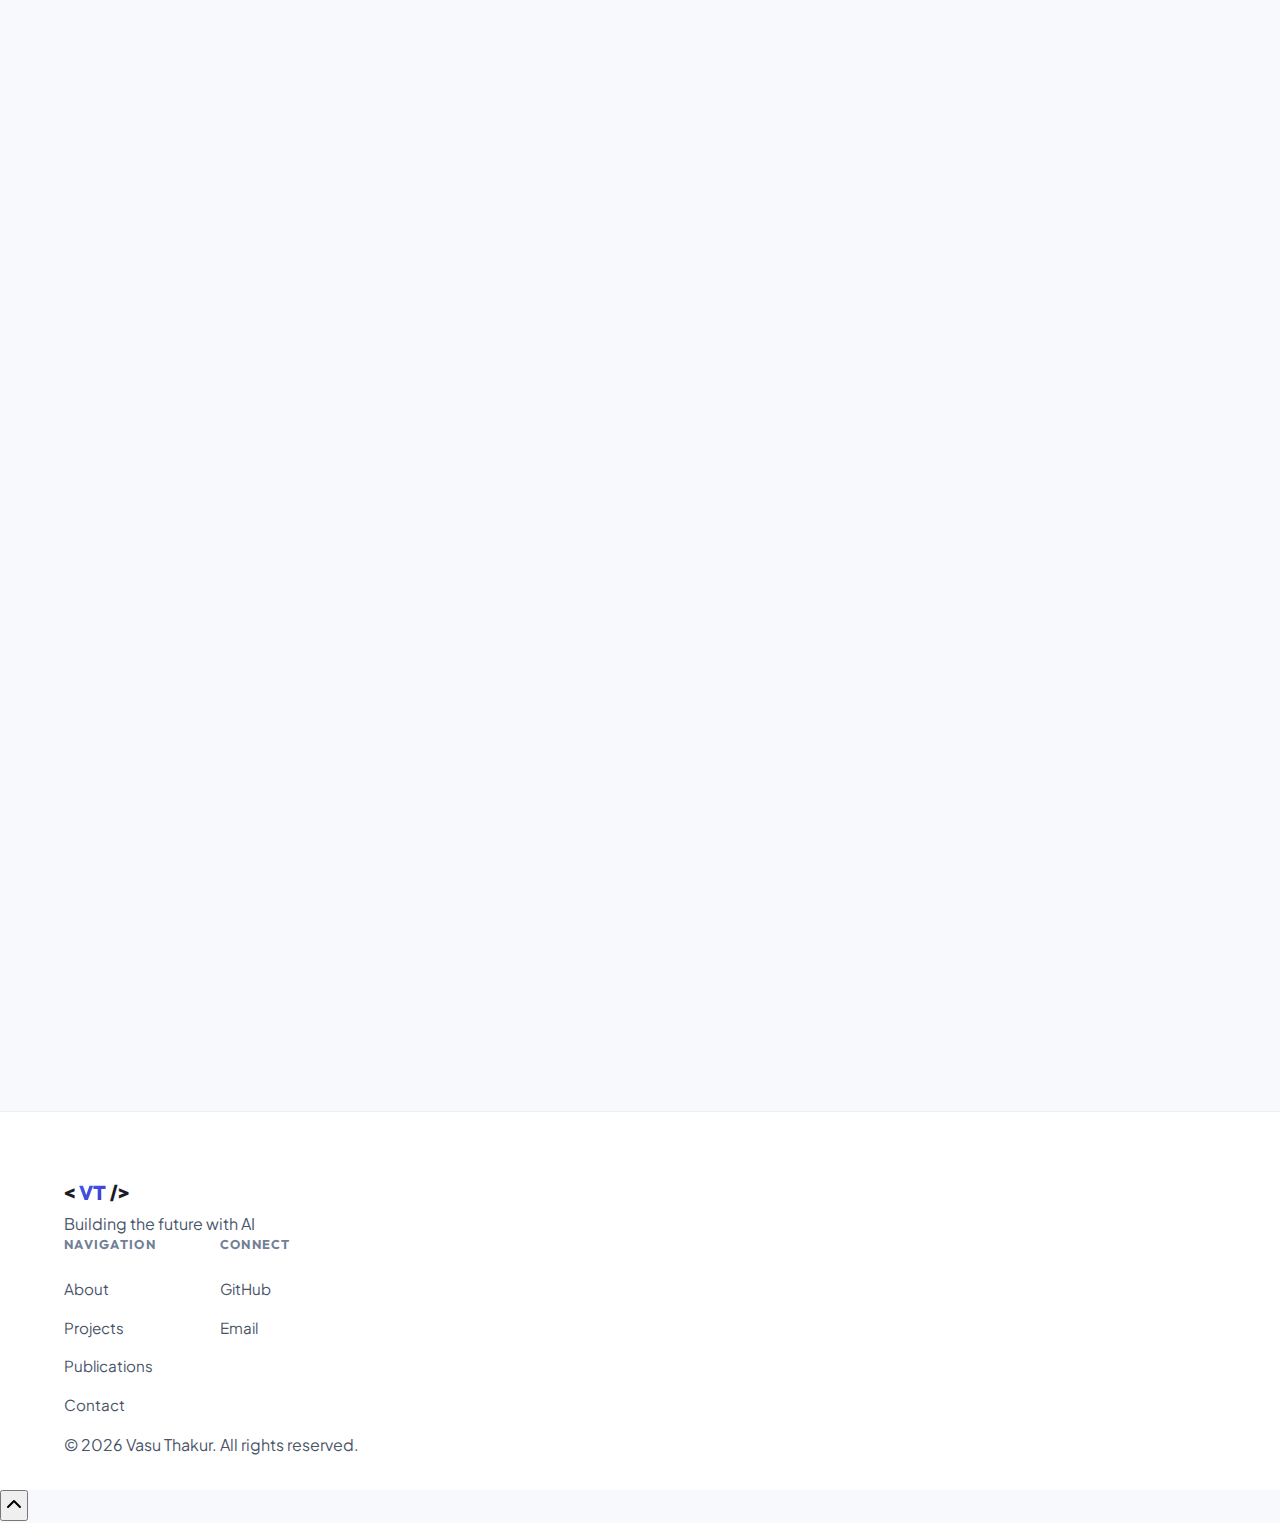
<file: projects.html>
<!DOCTYPE html>
<html lang="en">

<head>
    <meta charset="UTF-8">
    <meta name="viewport" content="width=device-width, initial-scale=1.0">
    <title>Projects - Vasu Thakur</title>
    <meta name="description"
        content="Explore my AI/ML projects including LangGraph applications, RAG systems, and agentic AI chatbots">
    <link rel="stylesheet" href="styles.css">
    <link rel="preconnect" href="https://fonts.googleapis.com">
    <link rel="preconnect" href="https://fonts.gstatic.com" crossorigin>
    <link
        href="https://fonts.googleapis.com/css2?family=Outfit:wght@300;400;500;600;700;800&family=Plus+Jakarta+Sans:wght@400;500;600;700&display=swap"
        rel="stylesheet">
</head>

<body>
    <!-- Navigation -->
    <nav class="navbar">
        <div class="container">
            <div class="nav-content">
                <a href="index.html" class="logo">
                    <span class="logo-text">VT.</span>
                </a>
                <div class="nav-links">
                    <a href="index.html" class="nav-link">About</a>
                    <a href="projects.html" class="nav-link active">Projects</a>
                    <a href="publications.html" class="nav-link">Publications</a>
                    <a href="contact.html" class="nav-link">Contact</a>
                    <a href="https://github.com/vt0299" target="_blank" class="nav-link nav-link-github">
                        <svg width="20" height="20" viewBox="0 0 24 24" fill="currentColor">
                            <path
                                d="M12 0c-6.626 0-12 5.373-12 12 0 5.302 3.438 9.8 8.207 11.387.599.111.793-.261.793-.577v-2.234c-3.338.726-4.033-1.416-4.033-1.416-.546-1.387-1.333-1.756-1.333-1.756-1.089-.745.083-.729.083-.729 1.205.084 1.839 1.237 1.839 1.237 1.07 1.834 2.807 1.304 3.492.997.107-.775.418-1.305.762-1.604-2.665-.305-5.467-1.334-5.467-5.931 0-1.311.469-2.381 1.236-3.221-.124-.303-.535-1.524.117-3.176 0 0 1.008-.322 3.301 1.23.957-.266 1.983-.399 3.003-.404 1.02.005 2.047.138 3.006.404 2.291-1.552 3.297-1.23 3.297-1.23.653 1.653.242 2.874.118 3.176.77.84 1.235 1.911 1.235 3.221 0 4.609-2.807 5.624-5.479 5.921.43.372.823 1.102.823 2.222v3.293c0 .319.192.694.801.576 4.765-1.589 8.199-6.086 8.199-11.386 0-6.627-5.373-12-12-12z" />
                        </svg>
                    </a>
                </div>
            </div>
        </div>
    </nav>

    <!-- Page Header -->
    <section class="page-header">
        <div class="container">
            <h1 class="page-title">My <span class="gradient-text">Projects</span></h1>
            <p class="page-subtitle">Exploring the intersection of AI, machine learning, and intelligent systems</p>
        </div>
    </section>

    <!-- Filter Section -->
    <section class="filter-section">
        <div class="container">
            <div class="filter-buttons">
                <button class="filter-btn active" data-filter="all">All Projects</button>
                <button class="filter-btn" data-filter="langgraph">LangGraph</button>
                <button class="filter-btn" data-filter="rag">RAG Systems</button>
                <button class="filter-btn" data-filter="chatbot">Chatbots</button>
                <button class="filter-btn" data-filter="generation">Generation</button>
            </div>
        </div>
    </section>

    <!-- Projects Grid -->
    <section class="projects-section">
        <div class="container">
            <div class="projects-grid-full">
                <!-- Project 1: Biomedical RAG -->
                <div class="project-card" data-category="rag">
                    <div class="project-header">
                        <div class="project-icon">🏥</div>
                        <div class="project-tags">
                            <span class="tag">RAG</span>
                            <span class="tag">Healthcare</span>
                            <span class="tag">Python</span>
                        </div>
                    </div>
                    <h3 class="project-title">Biomedical RAG System</h3>
                    <p class="project-description">
                        A sophisticated Retrieval-Augmented Generation system designed for biomedical information
                        retrieval.
                        Features custom agent "Cellio" for intelligent medical document processing and query handling.
                    </p>
                    <div class="project-tech">
                        <div class="tech-pill">LangChain</div>
                        <div class="tech-pill">Vector DB</div>
                        <div class="tech-pill">Medical NLP</div>
                    </div>
                    <div class="project-footer">
                        <a href="https://github.com/vt0299/Biomedical-RAG-system" target="_blank" class="project-link">
                            View on GitHub
                            <svg width="16" height="16" viewBox="0 0 24 24" fill="none" stroke="currentColor"
                                stroke-width="2">
                                <path
                                    d="M18 13v6a2 2 0 0 1-2 2H5a2 2 0 0 1-2-2V8a2 2 0 0 1 2-2h6M15 3h6v6M10 14L21 3" />
                            </svg>
                        </a>
                    </div>
                </div>

                <!-- Project 2: Blog Generation with Translation -->
                <div class="project-card" data-category="generation langgraph">
                    <div class="project-header">
                        <div class="project-icon">🌐</div>
                        <div class="project-tags">
                            <span class="tag">LangGraph</span>
                            <span class="tag">Translation</span>
                            <span class="tag">API</span>
                        </div>
                    </div>
                    <h3 class="project-title">Blog Generation with Translation</h3>
                    <p class="project-description">
                        Multilingual blog generation system powered by LangGraph. Automatically generates high-quality
                        blog content and translates it to multiple languages with LangGraph Studio integration.
                    </p>
                    <div class="project-tech">
                        <div class="tech-pill">LangGraph</div>
                        <div class="tech-pill">FastAPI</div>
                        <div class="tech-pill">Multi-language</div>
                    </div>
                    <div class="project-footer">
                        <a href="https://github.com/vt0299/Blog-Generation-with-Translation" target="_blank"
                            class="project-link">
                            View on GitHub
                            <svg width="16" height="16" viewBox="0 0 24 24" fill="none" stroke="currentColor"
                                stroke-width="2">
                                <path
                                    d="M18 13v6a2 2 0 0 1-2 2H5a2 2 0 0 1-2-2V8a2 2 0 0 1 2-2h6M15 3h6v6M10 14L21 3" />
                            </svg>
                        </a>
                    </div>
                </div>

                <!-- Project 3: Blog Generation Agent -->
                <div class="project-card" data-category="generation langgraph">
                    <div class="project-header">
                        <div class="project-icon">✍️</div>
                        <div class="project-tags">
                            <span class="tag">LangGraph</span>
                            <span class="tag">Agent</span>
                            <span class="tag">Content</span>
                        </div>
                    </div>
                    <h3 class="project-title">Blog Generation Agent</h3>
                    <p class="project-description">
                        Agentic AI system for automated blog content creation. Uses graph-based workflow orchestration
                        for research, writing, and content optimization with LangGraph architecture.
                    </p>
                    <div class="project-tech">
                        <div class="tech-pill">LangGraph</div>
                        <div class="tech-pill">Groq</div>
                        <div class="tech-pill">Streamlit</div>
                    </div>
                    <div class="project-footer">
                        <a href="https://github.com/vt0299/Blog-Generation-Agent" target="_blank" class="project-link">
                            View on GitHub
                            <svg width="16" height="16" viewBox="0 0 24 24" fill="none" stroke="currentColor"
                                stroke-width="2">
                                <path
                                    d="M18 13v6a2 2 0 0 1-2 2H5a2 2 0 0 1-2-2V8a2 2 0 0 1 2-2h6M15 3h6v6M10 14L21 3" />
                            </svg>
                        </a>
                    </div>
                </div>

                <!-- Project 4: AI News Agentic -->
                <div class="project-card" data-category="langgraph chatbot">
                    <div class="project-header">
                        <div class="project-icon">📰</div>
                        <div class="project-tags">
                            <span class="tag">LangGraph</span>
                            <span class="tag">Stateful</span>
                            <span class="tag">News</span>
                        </div>
                    </div>
                    <h3 class="project-title">AI News Agentic</h3>
                    <p class="project-description">
                        Stateful AI application combining news summarization with conversational chatbot capabilities.
                        Features daily AI news summaries and interactive Q&A powered by LangGraph state management.
                    </p>
                    <div class="project-tech">
                        <div class="tech-pill">LangGraph</div>
                        <div class="tech-pill">Streamlit</div>
                        <div class="tech-pill">News API</div>
                    </div>
                    <div class="project-footer">
                        <a href="https://github.com/vt0299/AI-News-Agentic---LangGraph-Stateful-AI-Application"
                            target="_blank" class="project-link">
                            View on GitHub
                            <svg width="16" height="16" viewBox="0 0 24 24" fill="none" stroke="currentColor"
                                stroke-width="2">
                                <path
                                    d="M18 13v6a2 12 0 0 1-2 2H5a2 2 0 0 1-2-2V8a2 2 0 0 1 2-2h6M15 3h6v6M10 14L21 3" />
                            </svg>
                        </a>
                    </div>
                </div>

                <!-- Project 5: LangGraph Chatbot with Web Search -->
                <div class="project-card" data-category="langgraph chatbot">
                    <div class="project-header">
                        <div class="project-icon">🔍</div>
                        <div class="project-tags">
                            <span class="tag">LangGraph</span>
                            <span class="tag">Web Search</span>
                            <span class="tag">Tools</span>
                        </div>
                    </div>
                    <h3 class="project-title">Agentic AI Chatbot with Web Search</h3>
                    <p class="project-description">
                        Intelligent conversational AI with real-time web search integration. Leverages tool-calling
                        capabilities to provide up-to-date information through DuckDuckGo search integration.
                    </p>
                    <div class="project-tech">
                        <div class="tech-pill">LangGraph</div>
                        <div class="tech-pill">Tool Calling</div>
                        <div class="tech-pill">Groq API</div>
                    </div>
                    <div class="project-footer">
                        <a href="https://github.com/vt0299/LangGraph-Agentic-AI-Chatbot-with-Web-Search" target="_blank"
                            class="project-link">
                            View on GitHub
                            <svg width="16" height="16" viewBox="0 0 24 24" fill="none" stroke="currentColor"
                                stroke-width="2">
                                <path
                                    d="M18 13v6a2 2 0 0 1-2 2H5a2 2 0 0 1-2-2V8a2 2 0 0 1 2-2h6M15 3h6v6M10 14L21 3" />
                            </svg>
                        </a>
                    </div>
                </div>

                <!-- Project 6: LangGraph Agentic AI Chatbot -->
                <div class="project-card" data-category="langgraph chatbot">
                    <div class="project-header">
                        <div class="project-icon">💬</div>
                        <div class="project-tags">
                            <span class="tag">LangGraph</span>
                            <span class="tag">Chatbot</span>
                            <span class="tag">Stateful</span>
                        </div>
                    </div>
                    <h3 class="project-title">LangGraph Agentic AI Chatbot</h3>
                    <p class="project-description">
                        Sophisticated conversational AI system built on stateful graph-based architecture. Features
                        context-aware conversations with support for multiple LLM providers including Groq and OpenAI.
                    </p>
                    <div class="project-tech">
                        <div class="tech-pill">LangGraph</div>
                        <div class="tech-pill">State Management</div>
                        <div class="tech-pill">Multi-LLM</div>
                    </div>
                    <div class="project-footer">
                        <a href="https://github.com/vt0299/LangGraph-Agentic-AI-Chatbot" target="_blank"
                            class="project-link">
                            View on GitHub
                            <svg width="16" height="16" viewBox="0 0 24 24" fill="none" stroke="currentColor"
                                stroke-width="2">
                                <path
                                    d="M18 13v6a2 2 0 0 1-2 2H5a2 2 0 0 1-2-2V8a2 2 0 0 1 2-2h6M15 3h6v6M10 14L21 3" />
                            </svg>
                        </a>
                    </div>
                </div>

                <!-- Project 7: Generative AI with Ollama -->
                <div class="project-card" data-category="chatbot">
                    <div class="project-header">
                        <div class="project-icon">🤖</div>
                        <div class="project-tags">
                            <span class="tag">Ollama</span>
                            <span class="tag">Gemma</span>
                            <span class="tag">Local LLM</span>
                        </div>
                    </div>
                    <h3 class="project-title">Generative AI App with Ollama</h3>
                    <p class="project-description">
                        Streamlit-based chat application using Ollama and Google's Gemma model. Demonstrates local
                        LLM deployment with full conversation history and an elegant user interface.
                    </p>
                    <div class="project-tech">
                        <div class="tech-pill">Ollama</div>
                        <div class="tech-pill">Gemma</div>
                        <div class="tech-pill">Streamlit</div>
                    </div>
                    <div class="project-footer">
                        <a href="https://github.com/vt0299/Simple-Generative-AI-app-with-Ollama-using-Gemma"
                            target="_blank" class="project-link">
                            View on GitHub
                            <svg width="16" height="16" viewBox="0 0 24 24" fill="none" stroke="currentColor"
                                stroke-width="2">
                                <path
                                    d="M18 13v6a2 2 0 0 1-2 2H5a2 2 0 0 1-2-2V8a2 2 0 0 1 2-2h6M15 3h6v6M10 14L21 3" />
                            </svg>
                        </a>
                    </div>
                </div>

                <!-- Project 8: RAG Article Generator -->
                <div class="project-card" data-category="rag generation">
                    <div class="project-header">
                        <div class="project-icon">📝</div>
                        <div class="project-tags">
                            <span class="tag">RAG</span>
                            <span class="tag">Generation</span>
                            <span class="tag">Wikipedia</span>
                        </div>
                    </div>
                    <h3 class="project-title">RAG-Based Article Generator</h3>
                    <p class="project-description">
                        Article generation system leveraging RAG architecture for Wikipedia content and file-based
                        sources. Combines retrieval with generation for factual, well-researched content creation.
                    </p>
                    <div class="project-tech">
                        <div class="tech-pill">RAG</div>
                        <div class="tech-pill">Wikipedia API</div>
                        <div class="tech-pill">Vector Search</div>
                    </div>
                    <div class="project-footer">
                        <a href="https://github.com/vt0299/RAG-based-Article-Generator" target="_blank"
                            class="project-link">
                            View on GitHub
                            <svg width="16" height="16" viewBox="0 0 24 24" fill="none" stroke="currentColor"
                                stroke-width="2">
                                <path
                                    d="M18 13v6a2 2 0 0 1-2 2H5a2 2 0 0 1-2-2V8a2 2 0 0 1 2-2h6M15 3h6v6M10 14L21 3" />
                            </svg>
                        </a>
                    </div>
                </div>

                <!-- Project 9: Image to Prompts -->
                <div class="project-card" data-category="generation">
                    <div class="project-header">
                        <div class="project-icon">🖼️</div>
                        <div class="project-tags">
                            <span class="tag">Vision AI</span>
                            <span class="tag">Captioning</span>
                            <span class="tag">Research</span>
                        </div>
                    </div>
                    <h3 class="project-title">Image to Prompts</h3>
                    <p class="project-description">
                        Advanced image captioning system comparing OFA, BLIP, and GIT models on VizWiz dataset.
                        Comprehensive evaluation and comparative analysis of state-of-the-art vision-language models.
                    </p>
                    <div class="project-tech">
                        <div class="tech-pill">OFA</div>
                        <div class="tech-pill">BLIP</div>
                        <div class="tech-pill">GIT</div>
                    </div>
                    <div class="project-footer">
                        <a href="https://github.com/vt0299/Image-to-prompts" target="_blank" class="project-link">
                            View on GitHub
                            <svg width="16" height="16" viewBox="0 0 24 24" fill="none" stroke="currentColor"
                                stroke-width="2">
                                <path
                                    d="M18 13v6a2 2 0 0 1-2 2H5a2 2 0 0 1-2-2V8a2 2 0 0 1 2-2h6M15 3h6v6M10 14L21 3" />
                            </svg>
                        </a>
                    </div>
                </div>

                <!-- Project 10: Bomberman RL -->
                <div class="project-card" data-category="">
                    <div class="project-header">
                        <div class="project-icon">🎮</div>
                        <div class="project-tags">
                            <span class="tag">RL</span>
                            <span class="tag">Gaming</span>
                            <span class="tag">Agent</span>
                        </div>
                    </div>
                    <h3 class="project-title">Bomberman Reinforcement Learning</h3>
                    <p class="project-description">
                        Reinforcement learning agent trained to play Bomberman. Demonstrates advanced RL techniques
                        for game AI including Q-learning and policy optimization in complex environments.
                    </p>
                    <div class="project-tech">
                        <div class="tech-pill">RL</div>
                        <div class="tech-pill">Game AI</div>
                        <div class="tech-pill">Python</div>
                    </div>
                    <div class="project-footer">
                        <a href="https://github.com/vt0299/Bomberman-Reinforcement-learning" target="_blank"
                            class="project-link">
                            View on GitHub
                            <svg width="16" height="16" viewBox="0 0 24 24" fill="none" stroke="currentColor"
                                stroke-width="2">
                                <path
                                    d="M18 13v6a2 2 0 0 1-2 2H5a2 2 0 0 1-2-2V8a2 2 0 0 1 2-2h6M15 3h6v6M10 14L21 3" />
                            </svg>
                        </a>
                    </div>
                </div>
            </div>
        </div>
    </section>

    <!-- Footer -->
    <footer class="footer">
        <div class="container">
            <div class="footer-content">
                <div class="footer-left">
                    <div class="logo">
                        <span class="logo-bracket">&lt;</span>
                        <span class="logo-text">VT</span>
                        <span class="logo-bracket">/&gt;</span>
                    </div>
                    <p class="footer-tagline">Building the future with AI</p>
                </div>
                <div class="footer-links">
                    <div class="footer-column">
                        <h4>Navigation</h4>
                        <a href="index.html">About</a>
                        <a href="projects.html">Projects</a>
                        <a href="publications.html">Publications</a>
                        <a href="contact.html">Contact</a>
                    </div>
                    <div class="footer-column">
                        <h4>Connect</h4>
                        <a href="https://github.com/vt0299" target="_blank">GitHub</a>
                        <a href="mailto:contact@vasuthakur.dev">Email</a>
                    </div>
                </div>
            </div>
            <div class="footer-bottom">
                <p>&copy; 2025 Vasu Thakur. All rights reserved.</p>
            </div>
        </div>
    </footer>

    <!-- Back to Top Button -->
    <button id="backToTop" class="back-to-top" aria-label="Back to Top">
        <svg width="24" height="24" viewBox="0 0 24 24" fill="none" stroke="currentColor" stroke-width="2"
            stroke-linecap="round" stroke-linejoin="round">
            <path d="M18 15l-6-6-6 6" />
        </svg>
    </button>

    <script src="script.js"></script>
</body>

</html>
</file>
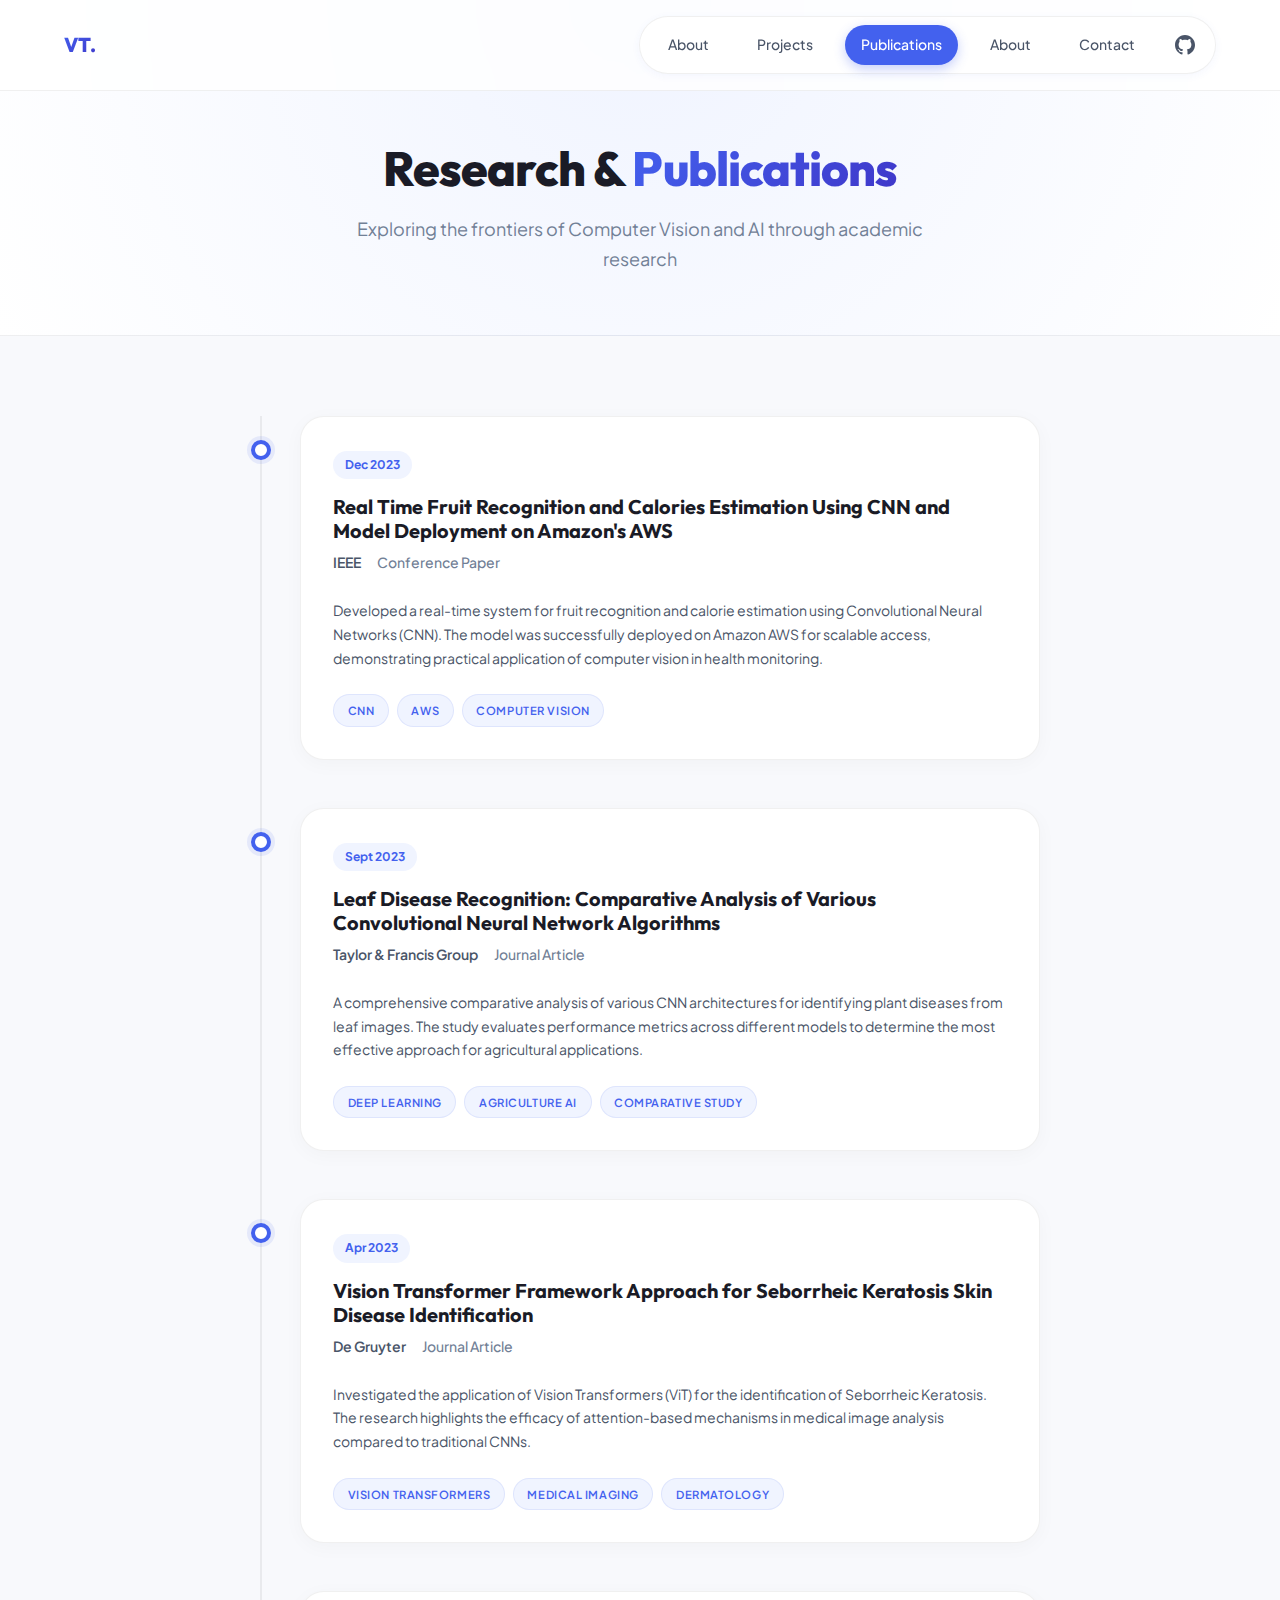
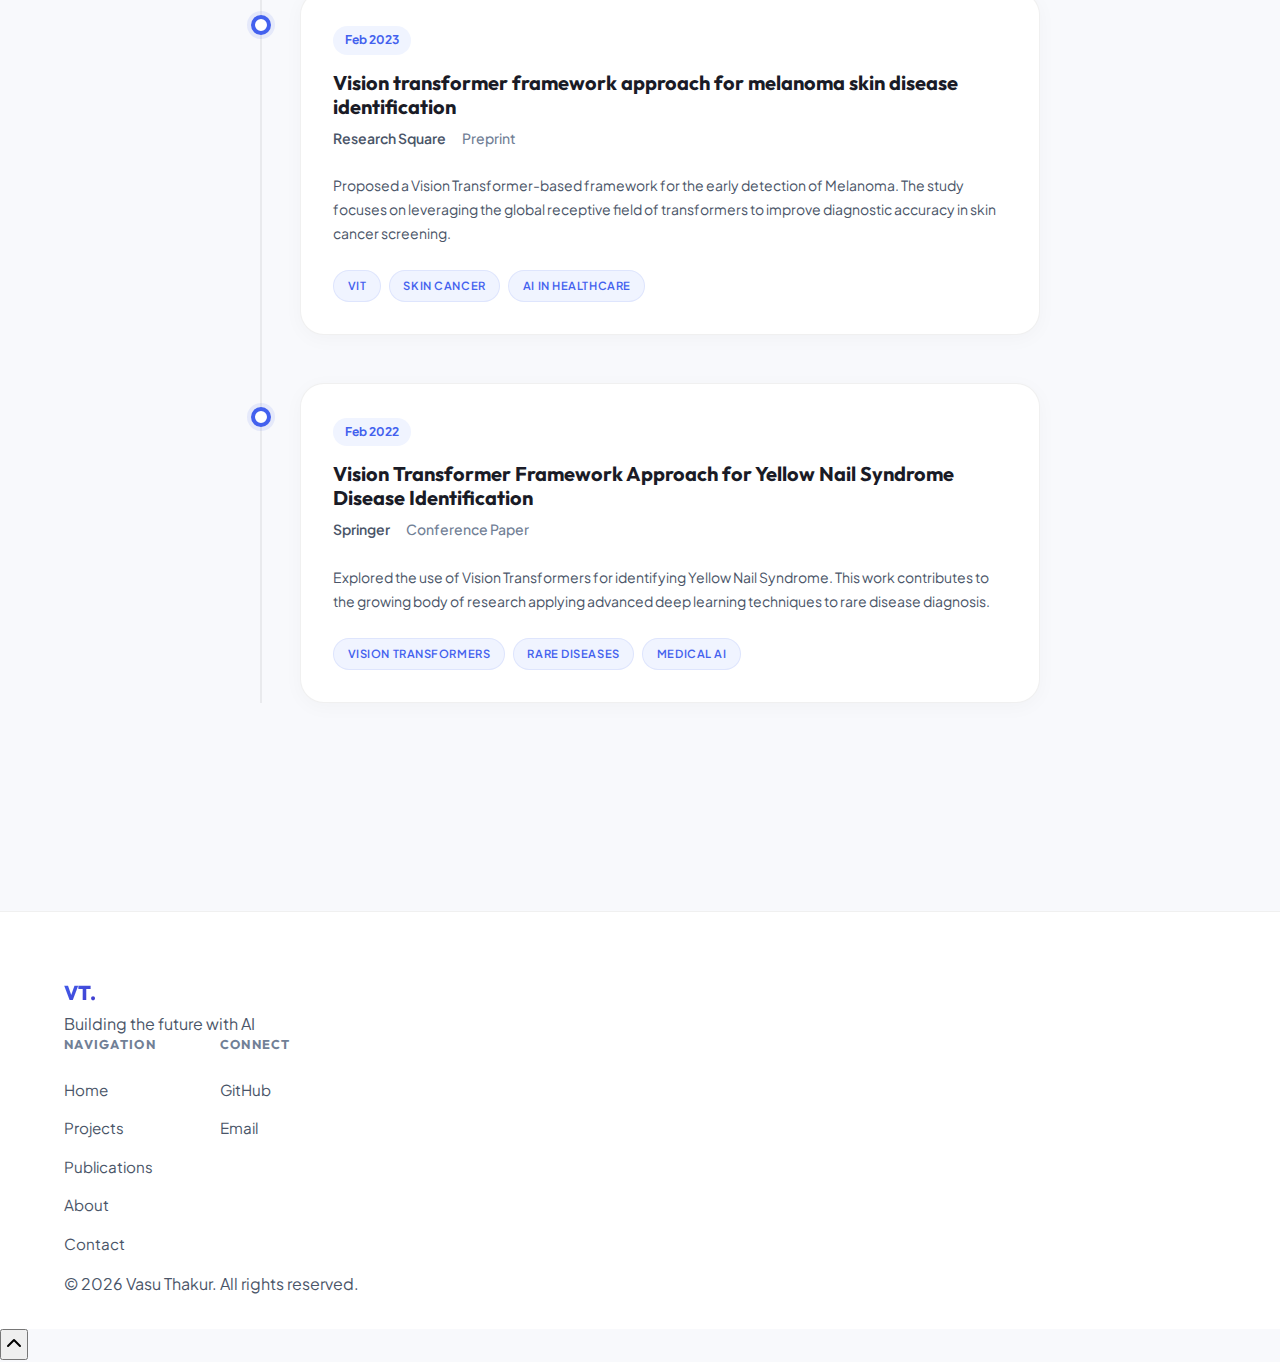
<file: publications.html>
<!DOCTYPE html>
<html lang="en">

<head>
    <meta charset="UTF-8">
    <meta name="viewport" content="width=device-width, initial-scale=1.0">
    <title>Publications - Vasu Thakur</title>
    <meta name="description" content="Research publications and academic work by Vasu Thakur">
    <link rel="stylesheet" href="styles.css">
    <link rel="preconnect" href="https://fonts.googleapis.com">
    <link rel="preconnect" href="https://fonts.gstatic.com" crossorigin>
    <link
        href="https://fonts.googleapis.com/css2?family=Outfit:wght@300;400;500;600;700;800&family=Plus+Jakarta+Sans:wght@400;500;600;700&display=swap"
        rel="stylesheet">
</head>

<body>
    <!-- Navigation -->
    <nav class="navbar">
        <div class="container">
            <div class="nav-content">
                <a href="index.html" class="logo">
                    <span class="logo-text">VT.</span>
                </a>
                <div class="nav-links">
                    <a href="index.html" class="nav-link">About</a>
                    <a href="projects.html" class="nav-link">Projects</a>
                    <a href="publications.html" class="nav-link active">Publications</a>
                    <a href="about.html" class="nav-link">About</a>
                    <a href="contact.html" class="nav-link">Contact</a>
                    <a href="https://github.com/vt0299" target="_blank" class="nav-link nav-link-github">
                        <svg width="20" height="20" viewBox="0 0 24 24" fill="currentColor">
                            <path
                                d="M12 0c-6.626 0-12 5.373-12 12 0 5.302 3.438 9.8 8.207 11.387.599.111.793-.261.793-.577v-2.234c-3.338.726-4.033-1.416-4.033-1.416-.546-1.387-1.333-1.756-1.333-1.756-1.089-.745.083-.729.083-.729 1.205.084 1.839 1.237 1.839 1.237 1.07 1.834 2.807 1.304 3.492.997.107-.775.418-1.305.762-1.604-2.665-.305-5.467-1.334-5.467-5.931 0-1.311.469-2.381 1.236-3.221-.124-.303-.535-1.524.117-3.176 0 0 1.008-.322 3.301 1.23.957-.266 1.983-.399 3.003-.404 1.02.005 2.047.138 3.006.404 2.291-1.552 3.297-1.23 3.297-1.23.653 1.653.242 2.874.118 3.176.77.84 1.235 1.911 1.235 3.221 0 4.609-2.807 5.624-5.479 5.921.43.372.823 1.102.823 2.222v3.293c0 .319.192.694.801.576 4.765-1.589 8.199-6.086 8.199-11.386 0-6.627-5.373-12-12-12z" />
                        </svg>
                    </a>
                </div>
            </div>
        </div>
    </nav>

    <!-- Page Header -->
    <section class="page-header">
        <div class="container">
            <h1 class="page-title">Research & <span class="gradient-text">Publications</span></h1>
            <p class="page-subtitle">Exploring the frontiers of Computer Vision and AI through academic research</p>
        </div>
    </section>

    <!-- Publications List -->
    <section class="publications-section">
        <div class="container">
            <div class="timeline">
                <!-- Publication 1 -->
                <div class="timeline-item">
                    <div class="timeline-marker"></div>
                    <div class="timeline-content">
                        <div class="pub-card">
                            <div class="pub-year">Dec 2023</div>
                            <h3 class="pub-title">Real Time Fruit Recognition and Calories Estimation Using CNN and
                                Model Deployment on Amazon's AWS</h3>
                            <div class="pub-meta">
                                <span class="pub-venue">IEEE</span>
                                <span class="pub-type">Conference Paper</span>
                            </div>
                            <p class="pub-abstract">
                                Developed a real-time system for fruit recognition and calorie estimation using
                                Convolutional Neural Networks (CNN). The model was successfully deployed on Amazon AWS
                                for scalable access, demonstrating practical application of computer vision in health
                                monitoring.
                            </p>
                            <div class="pub-tags">
                                <span class="tag">CNN</span>
                                <span class="tag">AWS</span>
                                <span class="tag">Computer Vision</span>
                            </div>
                        </div>
                    </div>
                </div>

                <!-- Publication 2 -->
                <div class="timeline-item">
                    <div class="timeline-marker"></div>
                    <div class="timeline-content">
                        <div class="pub-card">
                            <div class="pub-year">Sept 2023</div>
                            <h3 class="pub-title">Leaf Disease Recognition: Comparative Analysis of Various
                                Convolutional Neural Network Algorithms</h3>
                            <div class="pub-meta">
                                <span class="pub-venue">Taylor & Francis Group</span>
                                <span class="pub-type">Journal Article</span>
                            </div>
                            <p class="pub-abstract">
                                A comprehensive comparative analysis of various CNN architectures for identifying plant
                                diseases from leaf images. The study evaluates performance metrics across different
                                models to determine the most effective approach for agricultural applications.
                            </p>
                            <div class="pub-tags">
                                <span class="tag">Deep Learning</span>
                                <span class="tag">Agriculture AI</span>
                                <span class="tag">Comparative Study</span>
                            </div>
                        </div>
                    </div>
                </div>

                <!-- Publication 3 -->
                <div class="timeline-item">
                    <div class="timeline-marker"></div>
                    <div class="timeline-content">
                        <div class="pub-card">
                            <div class="pub-year">Apr 2023</div>
                            <h3 class="pub-title">Vision Transformer Framework Approach for Seborrheic Keratosis Skin
                                Disease Identification</h3>
                            <div class="pub-meta">
                                <span class="pub-venue">De Gruyter</span>
                                <span class="pub-type">Journal Article</span>
                            </div>
                            <p class="pub-abstract">
                                Investigated the application of Vision Transformers (ViT) for the identification of
                                Seborrheic Keratosis. The research highlights the efficacy of attention-based mechanisms
                                in medical image analysis compared to traditional CNNs.
                            </p>
                            <div class="pub-tags">
                                <span class="tag">Vision Transformers</span>
                                <span class="tag">Medical Imaging</span>
                                <span class="tag">Dermatology</span>
                            </div>
                        </div>
                    </div>
                </div>

                <!-- Publication 4 -->
                <div class="timeline-item">
                    <div class="timeline-marker"></div>
                    <div class="timeline-content">
                        <div class="pub-card">
                            <div class="pub-year">Feb 2023</div>
                            <h3 class="pub-title">Vision transformer framework approach for melanoma skin disease
                                identification</h3>
                            <div class="pub-meta">
                                <span class="pub-venue">Research Square</span>
                                <span class="pub-type">Preprint</span>
                            </div>
                            <p class="pub-abstract">
                                Proposed a Vision Transformer-based framework for the early detection of Melanoma. The
                                study focuses on leveraging the global receptive field of transformers to improve
                                diagnostic accuracy in skin cancer screening.
                            </p>
                            <div class="pub-tags">
                                <span class="tag">ViT</span>
                                <span class="tag">Skin Cancer</span>
                                <span class="tag">AI in Healthcare</span>
                            </div>
                        </div>
                    </div>
                </div>

                <!-- Publication 5 -->
                <div class="timeline-item">
                    <div class="timeline-marker"></div>
                    <div class="timeline-content">
                        <div class="pub-card">
                            <div class="pub-year">Feb 2022</div>
                            <h3 class="pub-title">Vision Transformer Framework Approach for Yellow Nail Syndrome Disease
                                Identification</h3>
                            <div class="pub-meta">
                                <span class="pub-venue">Springer</span>
                                <span class="pub-type">Conference Paper</span>
                            </div>
                            <p class="pub-abstract">
                                Explored the use of Vision Transformers for identifying Yellow Nail Syndrome. This work
                                contributes to the growing body of research applying advanced deep learning techniques
                                to rare disease diagnosis.
                            </p>
                            <div class="pub-tags">
                                <span class="tag">Vision Transformers</span>
                                <span class="tag">Rare Diseases</span>
                                <span class="tag">Medical AI</span>
                            </div>
                        </div>
                    </div>
                </div>
            </div>
        </div>
    </section>

    <!-- Footer -->
    <footer class="footer">
        <div class="container">
            <div class="footer-content">
                <div class="footer-left">
                    <div class="logo">
                        <span class="logo-text">VT.</span>
                    </div>
                    <p class="footer-tagline">Building the future with AI</p>
                </div>
                <div class="footer-links">
                    <div class="footer-column">
                        <h4>Navigation</h4>
                        <a href="index.html">Home</a>
                        <a href="projects.html">Projects</a>
                        <a href="publications.html">Publications</a>
                        <a href="about.html">About</a>
                        <a href="contact.html">Contact</a>
                    </div>
                    <div class="footer-column">
                        <h4>Connect</h4>
                        <a href="https://github.com/vt0299" target="_blank">GitHub</a>
                        <a href="mailto:vasuthhakur@gmail.com">Email</a>
                    </div>
                </div>
            </div>
            <div class="footer-bottom">
                <p>&copy; 2025 Vasu Thakur. All rights reserved.</p>
            </div>
        </div>
    </footer>

    <!-- Back to Top Button -->
    <button id="backToTop" class="back-to-top" aria-label="Back to Top">
        <svg width="24" height="24" viewBox="0 0 24 24" fill="none" stroke="currentColor" stroke-width="2"
            stroke-linecap="round" stroke-linejoin="round">
            <path d="M18 15l-6-6-6 6" />
        </svg>
    </button>

    <script src="script.js"></script>
</body>

</html>
</file>
<file: styles.css>
/* ===========================
   Design System & Variables - Light Luxury Theme
   =========================== */
:root {
    /* Colors - Clean Luxury Light Theme */
    --bg-primary: #f8f9fc;
    --bg-secondary: #ffffff;
    --bg-tertiary: #f1f4f9;
    --bg-card: #ffffff;
    --bg-card-hover: #ffffff;

    /* Gradients */
    --gradient-primary: linear-gradient(135deg, #4361ee 0%, #3f37c9 100%);
    --gradient-secondary: linear-gradient(135deg, #7209b7 0%, #f72585 100%);
    --gradient-accent: linear-gradient(135deg, #4cc9f0 0%, #4361ee 100%);
    --gradient-text: linear-gradient(135deg, #2b2d42 0%, #4361ee 100%);
    --gradient-overlay: linear-gradient(180deg, rgba(255, 255, 255, 0) 0%, #f8f9fc 100%);

    /* Text Colors */
    --text-primary: #1a1b26;
    --text-secondary: #4a5568;
    --text-tertiary: #718096;
    --text-accent: #4361ee;

    /* Accent Colors */
    --accent-primary: #4361ee;
    --accent-secondary: #3f37c9;
    --accent-success: #10b981;
    --accent-warning: #f59e0b;
    --accent-error: #ef4444;

    /* Border & Shadow */
    --border-color: rgba(0, 0, 0, 0.06);
    --shadow-sm: 0 2px 8px rgba(67, 97, 238, 0.05);
    --shadow-md: 0 8px 24px rgba(67, 97, 238, 0.08);
    --shadow-lg: 0 16px 48px rgba(67, 97, 238, 0.12);
    --shadow-glow: 0 0 20px rgba(67, 97, 238, 0.2);
    --shadow-card: 0 4px 20px rgba(0, 0, 0, 0.03);

    /* Spacing */
    --spacing-xs: 0.5rem;
    --spacing-sm: 1rem;
    --spacing-md: 1.5rem;
    --spacing-lg: 2rem;
    --spacing-xl: 3rem;
    --spacing-2xl: 5rem;

    /* Typography */
    --font-heading: 'Outfit', sans-serif;
    --font-body: 'Plus Jakarta Sans', sans-serif;

    --font-size-xs: 0.75rem;
    --font-size-sm: 0.875rem;
    --font-size-base: 1rem;
    --font-size-lg: 1.125rem;
    --font-size-xl: 1.25rem;
    --font-size-2xl: 1.5rem;
    --font-size-3xl: 2.25rem;
    --font-size-4xl: 3rem;
    --font-size-5xl: 4rem;

    /* Border Radius */
    --radius-sm: 0.5rem;
    --radius-md: 1rem;
    --radius-lg: 1.5rem;
    --radius-xl: 2rem;

    /* Transitions */
    --transition-fast: 150ms cubic-bezier(0.4, 0, 0.2, 1);
    --transition-base: 300ms cubic-bezier(0.4, 0, 0.2, 1);
    --transition-slow: 500ms cubic-bezier(0.4, 0, 0.2, 1);
}

/* ===========================
   Reset & Base Styles
   =========================== */
* {
    margin: 0;
    padding: 0;
    box-sizing: border-box;
}

html {
    scroll-behavior: smooth;
}

body {
    font-family: var(--font-body);
    background: var(--bg-primary);
    color: var(--text-secondary);
    line-height: 1.7;
    overflow-x: hidden;
    -webkit-font-smoothing: antialiased;
    -moz-osx-font-smoothing: grayscale;
}

h1,
h2,
h3,
h4,
h5,
h6 {
    font-family: var(--font-heading);
    color: var(--text-primary);
    line-height: 1.2;
    font-weight: 700;
}

.container {
    max-width: 1200px;
    margin: 0 auto;
    padding: 0 var(--spacing-md);
}

a {
    text-decoration: none;
    color: inherit;
    transition: all var(--transition-base);
}

/* ===========================
   Navigation
   =========================== */
.navbar {
    position: fixed;
    top: 0;
    left: 0;
    right: 0;
    z-index: 1000;
    background: rgba(255, 255, 255, 0.8);
    backdrop-filter: blur(20px);
    border-bottom: 1px solid var(--border-color);
    padding: var(--spacing-sm) 0;
    transition: all var(--transition-base);
}

.nav-content {
    display: flex;
    justify-content: space-between;
    align-items: center;
}

.logo {
    font-family: var(--font-heading);
    font-size: var(--font-size-xl);
    font-weight: 800;
    display: flex;
    align-items: center;
    gap: 0.25rem;
    color: var(--text-primary);
}

.logo-text {
    background: var(--gradient-primary);
    -webkit-background-clip: text;
    -webkit-text-fill-color: transparent;
    background-clip: text;
}

.nav-links {
    display: flex;
    gap: var(--spacing-sm);
    align-items: center;
    background: var(--bg-secondary);
    padding: 0.5rem 0.75rem;
    border-radius: 100px;
    border: 1px solid var(--border-color);
    box-shadow: var(--shadow-sm);
}

.nav-link {
    color: var(--text-secondary);
    font-weight: 500;
    font-size: var(--font-size-sm);
    padding: 0.5rem 1rem;
    border-radius: 100px;
    position: relative;
    transition: all var(--transition-base);
}

.nav-link:hover {
    color: var(--accent-primary);
    background: rgba(67, 97, 238, 0.05);
}

.nav-link.active {
    color: white;
    background: var(--accent-primary);
    box-shadow: 0 4px 12px rgba(67, 97, 238, 0.3);
}

.nav-link-github {
    padding: 0.5rem;
    display: flex;
    align-items: center;
    justify-content: center;
}

.nav-link-github:hover {
    background: transparent;
    color: var(--text-primary);
    transform: scale(1.1);
}

/* ===========================
   Hero Section
   =========================== */
.hero {
    position: relative;
    min-height: 100vh;
    display: flex;
    align-items: center;
    overflow: hidden;
    padding-top: 80px;
    background: radial-gradient(circle at 50% 0%, #f0f4ff 0%, #f8f9fc 100%);
}

.hero-background {
    position: absolute;
    top: 0;
    left: 0;
    right: 0;
    bottom: 0;
    overflow: hidden;
    z-index: -1;
}

.gradient-orb {
    position: absolute;
    border-radius: 50%;
    filter: blur(100px);
    opacity: 0.6;
    animation: float 20s ease-in-out infinite;
}

.orb-1 {
    width: 600px;
    height: 600px;
    background: rgba(67, 97, 238, 0.15);
    top: -200px;
    right: -100px;
}

.orb-2 {
    width: 500px;
    height: 500px;
    background: rgba(114, 9, 183, 0.1);
    bottom: -150px;
    left: -100px;
    animation-delay: -5s;
}

.orb-3 {
    width: 300px;
    height: 300px;
    background: rgba(76, 201, 240, 0.15);
    top: 40%;
    left: 60%;
    transform: translate(-50%, -50%);
    animation-delay: -10s;
}

@keyframes float {

    0%,
    100% {
        transform: translate(0, 0) scale(1);
    }

    33% {
        transform: translate(30px, -30px) scale(1.1);
    }

    66% {
        transform: translate(-20px, 20px) scale(0.9);
    }
}

.hero-content {
    max-width: 800px;
    animation: fadeInUp 1s ease-out;
}

@keyframes fadeInUp {
    from {
        opacity: 0;
        transform: translateY(30px);
    }

    to {
        opacity: 1;
        transform: translateY(0);
    }
}

.hero-badge {
    display: inline-flex;
    align-items: center;
    gap: var(--spacing-xs);
    padding: 0.5rem 1rem;
    background: white;
    border: 1px solid var(--border-color);
    border-radius: 100px;
    color: var(--accent-success);
    font-size: var(--font-size-sm);
    font-weight: 600;
    margin-bottom: var(--spacing-md);
    box-shadow: var(--shadow-sm);
}

.badge-dot {
    width: 8px;
    height: 8px;
    background: var(--accent-success);
    border-radius: 50%;
    box-shadow: 0 0 0 4px rgba(16, 185, 129, 0.15);
    animation: pulse 2s ease-in-out infinite;
}

@keyframes pulse {

    0%,
    100% {
        opacity: 1;
        transform: scale(1);
    }

    50% {
        opacity: 0.7;
        transform: scale(1.1);
    }
}

.hero-title {
    font-size: var(--font-size-5xl);
    font-weight: 800;
    line-height: 1.1;
    margin-bottom: var(--spacing-md);
    letter-spacing: -0.02em;
}

.gradient-text {
    background: var(--gradient-primary);
    -webkit-background-clip: text;
    -webkit-text-fill-color: transparent;
    background-clip: text;
}

.hero-subtitle {
    font-size: var(--font-size-2xl);
    color: var(--text-secondary);
    margin-bottom: var(--spacing-md);
    font-weight: 500;
}

.hero-description {
    font-size: var(--font-size-lg);
    color: var(--text-tertiary);
    margin-bottom: var(--spacing-xl);
    line-height: 1.8;
    max-width: 600px;
}

.hero-cta {
    display: flex;
    gap: var(--spacing-md);
    margin-bottom: var(--spacing-2xl);
    flex-wrap: wrap;
}

.btn {
    display: inline-flex;
    align-items: center;
    gap: var(--spacing-xs);
    padding: 1rem 2rem;
    border-radius: 100px;
    font-weight: 600;
    font-size: var(--font-size-base);
    cursor: pointer;
    transition: all var(--transition-base);
    border: none;
    outline: none;
    font-family: var(--font-body);
}

.btn-primary {
    background: var(--accent-primary);
    color: white;
    box-shadow: 0 10px 20px rgba(67, 97, 238, 0.25);
}

.btn-primary:hover {
    transform: translateY(-3px);
    box-shadow: 0 15px 30px rgba(67, 97, 238, 0.35);
    background: var(--accent-secondary);
}

.btn-secondary {
    background: white;
    color: var(--text-primary);
    border: 1px solid var(--border-color);
    box-shadow: var(--shadow-sm);
}

.btn-secondary:hover {
    transform: translateY(-3px);
    box-shadow: var(--shadow-md);
    border-color: var(--accent-primary);
    color: var(--accent-primary);
}

.hero-stats {
    display: flex;
    gap: var(--spacing-xl);
    align-items: center;
    background: white;
    padding: 1.5rem 3rem;
    border-radius: var(--radius-xl);
    box-shadow: var(--shadow-md);
    border: 1px solid var(--border-color);
    display: inline-flex;
}

.stat-item {
    text-align: center;
}

.stat-number {
    font-size: var(--font-size-2xl);
    font-weight: 800;
    color: var(--accent-primary);
    font-family: var(--font-heading);
}

.stat-label {
    font-size: var(--font-size-xs);
    color: var(--text-tertiary);
    text-transform: uppercase;
    letter-spacing: 0.05em;
    font-weight: 600;
}

.stat-divider {
    width: 1px;
    height: 40px;
    background: var(--border-color);
}

/* ===========================
   Section Styles
   =========================== */
.tech-stack,
.featured-projects,
.cta-section,
.projects-section,
.about-section,
.contact-section,
.publications-section {
    padding: var(--spacing-2xl) 0;
}

.section-title {
    font-size: var(--font-size-3xl);
    font-weight: 800;
    text-align: center;
    margin-bottom: var(--spacing-xl);
    letter-spacing: -0.02em;
}

.section-header {
    display: flex;
    justify-content: space-between;
    align-items: center;
    margin-bottom: var(--spacing-xl);
}

.view-all-link {
    display: flex;
    align-items: center;
    gap: var(--spacing-xs);
    color: var(--accent-primary);
    font-weight: 600;
    transition: all var(--transition-base);
    padding: 0.5rem 1rem;
    border-radius: 100px;
    background: rgba(67, 97, 238, 0.05);
}

.view-all-link:hover {
    gap: var(--spacing-sm);
    background: rgba(67, 97, 238, 0.1);
}

/* ===========================
   Tech Stack Grid
   =========================== */
.tech-grid {
    display: grid;
    grid-template-columns: repeat(auto-fit, minmax(250px, 1fr));
    gap: var(--spacing-md);
}

.tech-card {
    background: var(--bg-card);
    padding: var(--spacing-lg);
    border-radius: var(--radius-lg);
    border: 1px solid var(--border-color);
    transition: all var(--transition-base);
    cursor: pointer;
    box-shadow: var(--shadow-card);
}

.tech-card:hover {
    transform: translateY(-10px);
    border-color: rgba(67, 97, 238, 0.2);
    box-shadow: var(--shadow-lg);
}

.tech-icon {
    font-size: var(--font-size-3xl);
    margin-bottom: var(--spacing-sm);
    background: var(--bg-tertiary);
    width: 60px;
    height: 60px;
    display: flex;
    align-items: center;
    justify-content: center;
    border-radius: var(--radius-md);
}

.tech-card h3 {
    font-size: var(--font-size-lg);
    margin-bottom: var(--spacing-xs);
}

.tech-card p {
    color: var(--text-tertiary);
    font-size: var(--font-size-sm);
}

/* ===========================
   Projects Grid
   =========================== */
.projects-grid {
    display: grid;
    grid-template-columns: repeat(auto-fit, minmax(320px, 1fr));
    gap: var(--spacing-lg);
}

.projects-grid-full {
    display: grid;
    grid-template-columns: repeat(auto-fill, minmax(350px, 1fr));
    gap: var(--spacing-lg);
}

.project-card {
    background: var(--bg-card);
    border: 1px solid var(--border-color);
    border-radius: var(--radius-xl);
    padding: 2rem;
    transition: all var(--transition-base);
    display: flex;
    flex-direction: column;
    box-shadow: var(--shadow-card);
}

.project-card:hover {
    transform: translateY(-10px);
    border-color: rgba(67, 97, 238, 0.2);
    box-shadow: var(--shadow-lg);
}

.project-header {
    display: flex;
    justify-content: space-between;
    align-items: flex-start;
    margin-bottom: var(--spacing-md);
}

.project-icon {
    font-size: var(--font-size-2xl);
    width: 60px;
    height: 60px;
    display: flex;
    align-items: center;
    justify-content: center;
    background: linear-gradient(135deg, #f0f4ff 0%, #e0e7ff 100%);
    border-radius: var(--radius-md);
    color: var(--accent-primary);
}

.project-tags {
    display: flex;
    gap: var(--spacing-xs);
    flex-wrap: wrap;
    justify-content: flex-end;
    max-width: 60%;
}

.tag {
    padding: 0.35rem 0.85rem;
    background: #f0f4ff;
    border: 1px solid rgba(67, 97, 238, 0.1);
    border-radius: 100px;
    font-size: 0.7rem;
    font-weight: 600;
    color: var(--accent-primary);
    text-transform: uppercase;
    letter-spacing: 0.05em;
}

.project-title {
    font-size: var(--font-size-xl);
    font-weight: 700;
    margin-bottom: var(--spacing-sm);
    color: var(--text-primary);
}

.project-description {
    color: var(--text-secondary);
    margin-bottom: var(--spacing-md);
    flex-grow: 1;
    line-height: 1.6;
    font-size: var(--font-size-sm);
}

.project-tech {
    display: flex;
    gap: var(--spacing-xs);
    flex-wrap: wrap;
    margin-bottom: var(--spacing-md);
}

.tech-pill {
    padding: 0.25rem 0.75rem;
    background: var(--bg-tertiary);
    border-radius: 100px;
    font-size: 0.75rem;
    color: var(--text-tertiary);
    font-weight: 500;
}

.project-footer {
    margin-top: auto;
    padding-top: var(--spacing-md);
    border-top: 1px solid var(--border-color);
}

.project-link {
    display: inline-flex;
    align-items: center;
    gap: var(--spacing-xs);
    color: var(--accent-primary);
    font-weight: 600;
    transition: all var(--transition-base);
    font-size: var(--font-size-sm);
}

.project-link:hover {
    gap: var(--spacing-sm);
    color: var(--accent-secondary);
}

/* ===========================
   Filter Section
   =========================== */
.filter-section {
    background: white;
    padding: var(--spacing-lg) 0;
    border-bottom: 1px solid var(--border-color);
    position: sticky;
    top: 70px;
    z-index: 90;
    backdrop-filter: blur(10px);
    background: rgba(255, 255, 255, 0.9);
}

.filter-buttons {
    display: flex;
    gap: var(--spacing-sm);
    justify-content: center;
    flex-wrap: wrap;
}

.filter-btn {
    padding: 0.6rem 1.2rem;
    background: white;
    border: 1px solid var(--border-color);
    border-radius: 100px;
    color: var(--text-secondary);
    font-weight: 600;
    cursor: pointer;
    transition: all var(--transition-base);
    font-size: var(--font-size-sm);
    box-shadow: var(--shadow-sm);
}

.filter-btn:hover {
    background: #f8f9fc;
    color: var(--accent-primary);
    transform: translateY(-2px);
}

.filter-btn.active {
    background: var(--accent-primary);
    border-color: var(--accent-primary);
    color: white;
    box-shadow: 0 4px 12px rgba(67, 97, 238, 0.3);
}

/* ===========================
   Page Header
   =========================== */
.page-header {
    padding: 140px 0 60px;
    text-align: center;
    background: radial-gradient(circle at 50% 0%, #f0f4ff 0%, #ffffff 100%);
    border-bottom: 1px solid var(--border-color);
}

.page-title {
    font-size: var(--font-size-4xl);
    font-weight: 800;
    margin-bottom: var(--spacing-sm);
    letter-spacing: -0.02em;
}

.page-subtitle {
    font-size: var(--font-size-lg);
    color: var(--text-tertiary);
    max-width: 600px;
    margin: 0 auto;
}

/* ===========================
   Publications Page
   =========================== */
.timeline {
    position: relative;
    max-width: 800px;
    margin: 0 auto;
}

.timeline::before {
    content: '';
    position: absolute;
    top: 0;
    bottom: 0;
    left: 20px;
    width: 2px;
    background: var(--border-color);
}

.timeline-item {
    position: relative;
    padding-left: 60px;
    margin-bottom: var(--spacing-xl);
}

.timeline-marker {
    position: absolute;
    left: 11px;
    top: 24px;
    width: 20px;
    height: 20px;
    border-radius: 50%;
    background: white;
    border: 4px solid var(--accent-primary);
    box-shadow: 0 0 0 4px rgba(67, 97, 238, 0.1);
    z-index: 1;
}

.pub-card {
    background: white;
    padding: 2rem;
    border-radius: var(--radius-lg);
    border: 1px solid var(--border-color);
    box-shadow: var(--shadow-card);
    transition: all var(--transition-base);
}

.pub-card:hover {
    transform: translateY(-5px);
    box-shadow: var(--shadow-lg);
    border-color: rgba(67, 97, 238, 0.2);
}

.pub-year {
    display: inline-block;
    padding: 0.25rem 0.75rem;
    background: #f0f4ff;
    color: var(--accent-primary);
    font-weight: 700;
    font-size: var(--font-size-xs);
    border-radius: 100px;
    margin-bottom: var(--spacing-sm);
}

.pub-title {
    font-size: var(--font-size-xl);
    margin-bottom: var(--spacing-xs);
    color: var(--text-primary);
}

.pub-meta {
    display: flex;
    gap: var(--spacing-sm);
    color: var(--text-tertiary);
    font-size: var(--font-size-sm);
    margin-bottom: var(--spacing-md);
    font-weight: 500;
}

.pub-venue {
    color: var(--text-secondary);
    font-weight: 600;
}

.pub-abstract {
    color: var(--text-secondary);
    margin-bottom: var(--spacing-md);
    font-size: var(--font-size-sm);
    line-height: 1.7;
}

.pub-tags {
    display: flex;
    gap: var(--spacing-xs);
    flex-wrap: wrap;
}

/* ===========================
   About Page
   =========================== */
.about-grid {
    display: grid;
    grid-template-columns: 2fr 1fr;
    gap: var(--spacing-xl);
}

.about-card {
    background: white;
    border: 1px solid var(--border-color);
    border-radius: var(--radius-lg);
    padding: 2.5rem;
    margin-bottom: var(--spacing-lg);
    box-shadow: var(--shadow-card);
}

.about-subtitle {
    font-size: var(--font-size-xl);
    font-weight: 700;
    margin-bottom: var(--spacing-md);
    display: flex;
    align-items: center;
    gap: var(--spacing-sm);
    color: var(--text-primary);
    padding-bottom: var(--spacing-sm);
    border-bottom: 1px solid var(--border-color);
}

.about-card p {
    color: var(--text-secondary);
    line-height: 1.8;
    margin-bottom: var(--spacing-sm);
}

.education-item,
.experience-item {
    margin-bottom: var(--spacing-lg);
    padding-bottom: var(--spacing-lg);
    border-bottom: 1px solid var(--border-color);
}

.education-item:last-child,
.experience-item:last-child {
    border-bottom: none;
    margin-bottom: 0;
    padding-bottom: 0;
}

.education-header,
.experience-header {
    display: flex;
    justify-content: space-between;
    align-items: flex-start;
    margin-bottom: var(--spacing-xs);
    flex-wrap: wrap;
    gap: var(--spacing-sm);
}

.education-header h3,
.experience-header h3 {
    font-size: var(--font-size-lg);
    font-weight: 700;
    color: var(--text-primary);
}

.education-date,
.experience-date {
    color: var(--accent-primary);
    font-size: var(--font-size-sm);
    font-weight: 600;
    background: #f0f4ff;
    padding: 0.25rem 0.75rem;
    border-radius: 100px;
}

.education-school,
.experience-company {
    color: var(--text-secondary);
    font-weight: 500;
    margin-bottom: var(--spacing-xs);
}

.experience-list li {
    color: var(--text-secondary);
    padding-left: var(--spacing-md);
    position: relative;
    margin-bottom: 0.5rem;
    line-height: 1.6;
}

.experience-list li::before {
    content: "→";
    position: absolute;
    left: 0;
    color: var(--accent-primary);
    font-weight: bold;
}

/* Skills Sidebar */
.about-sidebar {
    position: sticky;
    top: 100px;
    align-self: start;
}

.skills-card,
.info-card {
    background: white;
    border: 1px solid var(--border-color);
    border-radius: var(--radius-lg);
    padding: 2rem;
    margin-bottom: var(--spacing-lg);
    box-shadow: var(--shadow-card);
}

.skill-tag {
    padding: 0.35rem 0.85rem;
    background: #f8f9fc;
    border: 1px solid var(--border-color);
    border-radius: 100px;
    font-size: 0.75rem;
    color: var(--text-primary);
    font-weight: 500;
    transition: all var(--transition-base);
}

.skill-tag:hover {
    background: var(--accent-primary);
    color: white;
    transform: translateY(-2px);
}

/* ===========================
   Contact Page
   =========================== */
.contact-grid {
    display: grid;
    grid-template-columns: 1fr 1.5fr;
    gap: var(--spacing-xl);
}

.contact-card {
    display: flex;
    gap: var(--spacing-md);
    background: white;
    border: 1px solid var(--border-color);
    border-radius: var(--radius-lg);
    padding: 1.5rem;
    transition: all var(--transition-base);
    box-shadow: var(--shadow-card);
}

.contact-card:hover {
    border-color: var(--accent-primary);
    transform: translateX(5px);
    box-shadow: var(--shadow-md);
}

.contact-icon {
    width: 50px;
    height: 50px;
    display: flex;
    align-items: center;
    justify-content: center;
    background: #f0f4ff;
    border-radius: 50%;
    flex-shrink: 0;
    color: var(--accent-primary);
}

.form-card {
    background: white;
    border: 1px solid var(--border-color);
    border-radius: var(--radius-xl);
    padding: 3rem;
    box-shadow: var(--shadow-lg);
}

.form-group input,
.form-group textarea {
    padding: 1rem 1.5rem;
    background: #f8f9fc;
    border: 1px solid var(--border-color);
    border-radius: var(--radius-md);
    color: var(--text-primary);
    font-family: var(--font-body);
    font-size: var(--font-size-base);
    transition: all var(--transition-base);
}

.form-group input:focus,
.form-group textarea:focus {
    outline: none;
    border-color: var(--accent-primary);
    background: white;
    box-shadow: 0 0 0 4px rgba(67, 97, 238, 0.1);
}

/* ===========================
   CTA Section
   =========================== */
.cta-section {
    background: linear-gradient(135deg, #f0f4ff 0%, #e0e7ff 100%);
    border-radius: var(--radius-xl);
    padding: 4rem 2rem;
    margin: var(--spacing-2xl) auto;
    text-align: center;
    max-width: 1000px;
    position: relative;
    overflow: hidden;
}

.cta-section::before {
    content: '';
    position: absolute;
    top: -50%;
    left: -50%;
    width: 200%;
    height: 200%;
    background: radial-gradient(circle, rgba(255, 255, 255, 0.8) 0%, rgba(255, 255, 255, 0) 70%);
    opacity: 0.5;
    pointer-events: none;
}

/* ===========================
   Footer
   =========================== */
.footer {
    background: white;
    border-top: 1px solid var(--border-color);
    padding: 4rem 0 2rem;
    margin-top: var(--spacing-2xl);
}

.footer-links {
    display: flex;
    gap: 4rem;
}

.footer-column h4 {
    font-size: 0.8rem;
    color: var(--text-tertiary);
    margin-bottom: 1.5rem;
    text-transform: uppercase;
    letter-spacing: 0.1em;
    font-weight: 700;
}

.footer-column a {
    color: var(--text-secondary);
    font-size: 0.95rem;
    transition: all var(--transition-base);
    display: block;
    margin-bottom: 0.8rem;
}

.footer-column a:hover {
    color: var(--accent-primary);
    transform: translateX(5px);
}

/* ===========================
   Responsive Design
   =========================== */
@media (max-width: 768px) {
    .hero-title {
        font-size: 3rem;
    }

    .nav-links {
        position: fixed;
        bottom: 20px;
        left: 50%;
        transform: translateX(-50%);
        background: rgba(255, 255, 255, 0.9);
        backdrop-filter: blur(20px);
        padding: 1rem;
        box-shadow: 0 10px 30px rgba(0, 0, 0, 0.1);
        width: 90%;
        justify-content: space-around;
        z-index: 1000;
    }

    .nav-link {
        padding: 0.5rem;
        font-size: 0.8rem;
    }

    .contact-grid {
        grid-template-columns: 1fr;
    }

    .timeline::before {
        left: 10px;
    }

    .timeline-item {
        padding-left: 40px;
    }

    .timeline-marker {
        left: 2px;
    }

    .hero-stats {
        display: none;
    }
}
</file>
